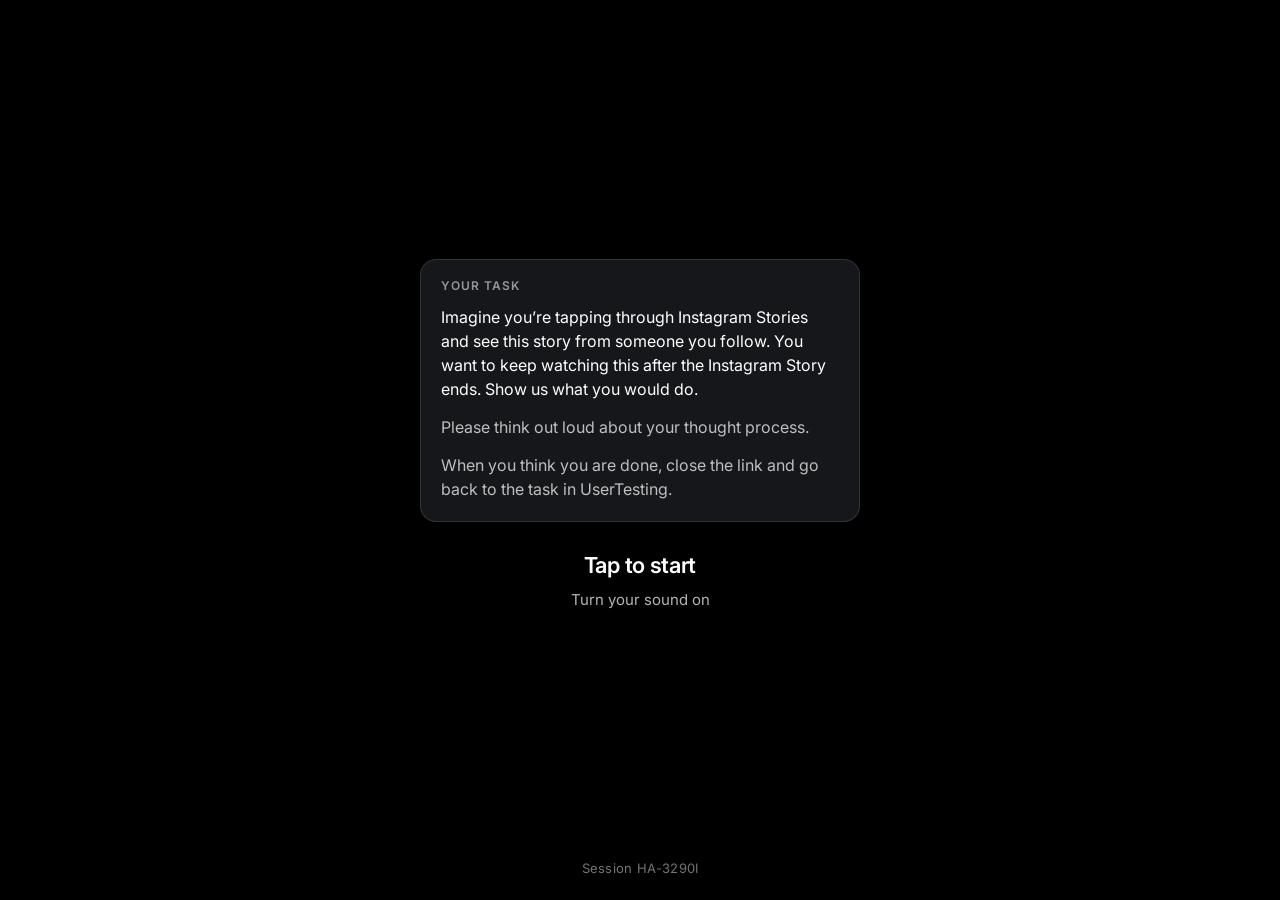
<file: index.html>
<!doctype html>
<html lang="en">
<head>
<meta charset="utf-8">
<meta name="viewport" content="width=device-width, initial-scale=1, maximum-scale=1, user-scalable=no, viewport-fit=cover">
<meta name="robots" content="noindex">
<title>Story</title>
<script src="config.js"></script>
<link rel="preconnect" href="https://fonts.googleapis.com">
<link rel="preconnect" href="https://fonts.gstatic.com" crossorigin>
<link href="https://fonts.googleapis.com/css2?family=Inter:wght@400;500;600;800&display=swap" rel="stylesheet">
<style>
:root{--sf:-apple-system,"SF Pro Text",BlinkMacSystemFont,Inter,"Helvetica Neue",Arial,sans-serif;--inter:Inter,-apple-system,BlinkMacSystemFont,"Helvetica Neue",Arial,sans-serif}
*{box-sizing:border-box;-webkit-tap-highlight-color:transparent}
html,body{margin:0;height:100%;background:#000;overflow:hidden;overscroll-behavior:none}
body{-webkit-user-select:none;user-select:none;-webkit-touch-callout:none;touch-action:manipulation}
img{display:block;-webkit-user-drag:none}
p{margin:0}

/* Device canvas: the Figma frame is 375 x 812; it is scaled to fit the screen */
#stage{position:fixed;left:0;right:0;bottom:0;top:var(--bar,56px);display:flex;align-items:center;justify-content:center}
#backBar{position:fixed;left:0;right:0;top:0;height:var(--bar,56px);display:flex;align-items:center;padding:0 max(12px,env(safe-area-inset-left));z-index:12}
#backBtn{display:inline-flex;align-items:center;gap:6px;height:36px;padding:0 14px 0 10px;border-radius:18px;border:1px solid rgba(255,255,255,.22);background:#2a2b30;color:#fff;font:600 14px/1 var(--inter);cursor:pointer;opacity:0;visibility:hidden;transform:translateX(-6px);transition:opacity .25s,transform .25s,visibility .25s}
#backBtn.show{opacity:1;visibility:visible;transform:none}
#backBtn svg{width:18px;height:18px}
#backBtn:focus-visible{outline:2px solid #fff;outline-offset:2px}

/* ---------- Task prompt: a card just left of the phone on wide screens (placed by fit()), on the start screen + a Task button on phones ---------- */
#task{display:none;position:fixed;width:320px;max-height:calc(100vh - 96px);transform:translateY(-50%);padding:24px 26px 12px;background:#16171b;border:1px solid rgba(255,255,255,.12);border-radius:18px;color:#fff;font-family:var(--inter);overflow:auto;z-index:11;flex-direction:column}
body.taskside #task{display:flex}
.tasklab{font-size:12px;font-weight:600;letter-spacing:.08em;text-transform:uppercase;color:rgba(255,255,255,.55);margin-bottom:12px}
.tasktext p{font-size:17px;line-height:1.5;margin:0 0 14px;color:#fff}
.tasktext p.dim{font-size:15px;color:rgba(255,255,255,.72)}
#taskBtn{display:none;margin-left:auto;align-items:center;gap:6px;height:32px;padding:0 13px;border-radius:16px;border:1px solid rgba(255,255,255,.22);background:#2a2b30;color:#fff;font:600 13px/1 var(--inter);cursor:pointer}
body.started:not(.taskside) #taskBtn{display:inline-flex}
#taskSheet{display:none;position:fixed;inset:0;z-index:25;background:rgba(0,0,0,.72);align-items:flex-end;justify-content:center;padding:16px 16px calc(16px + env(safe-area-inset-bottom))}
#taskSheet.open{display:flex}
#taskSheet .card{background:#1d1e23;border-radius:18px;padding:22px 20px 18px;max-width:440px;width:100%;font-family:var(--inter)}
#taskSheet .tasktext p{font-size:16px}
#taskClose{width:100%;height:44px;border-radius:12px;border:0;background:#fff;color:#000;font:600 15px var(--inter);cursor:pointer;margin-top:4px}
#device{position:relative;width:375px;height:812px;flex:none;overflow:hidden;transform-origin:center center;background:#0d1014}
.screen{position:absolute;inset:0;overflow:hidden}

/* ---------- Instagram story (Figma 19812:107191) ---------- */
#story{background:#0d1014}
.statusbar{position:absolute;left:0;top:0;width:375px;height:44px}
.story{position:absolute;left:0;top:48px;width:374px;height:665px;border-radius:10px;overflow:hidden;background:#000}
.story video{position:absolute;inset:0;width:100%;height:100%;object-fit:cover}
.progress{position:absolute;left:6px;top:8px;display:flex;gap:4px}
.progress i{display:block;height:2px;width:179px;border-radius:1px}
.progress .done{background:#fff}
.progress .track{background:rgba(255,255,255,.35)}
.progress .fill{position:absolute;left:183px;top:0;height:2px;width:0;border-radius:1px;background:#fff}
.topgrad{position:absolute;left:0;top:11px;width:375px;height:81px;background:linear-gradient(-0.09deg,rgba(0,0,0,0) 0.368%,rgba(0,0,0,.52) 12.394%,#000 99.644%);pointer-events:none}
.header{position:absolute;left:12px;top:17px;display:flex;gap:10px;align-items:center}
.header .avatar{width:34px;height:33px}
.header .col{display:flex;flex-direction:column;gap:2px;width:154px}
.header .row1{display:flex;gap:29px;align-items:center;font-family:var(--inter);font-size:14.5px;letter-spacing:-.145px;line-height:normal;white-space:nowrap}
.header .user{font-weight:600;color:#fff}
.header .time{font-weight:400;color:rgba(255,255,255,.7)}
.attr{position:relative;display:flex;gap:6px;align-items:center;width:100%;cursor:pointer}
.attr::before{content:"";position:absolute;left:-4px;right:-4px;top:-5px;bottom:-5px}
.attr > *{position:relative}
.attr .ic{width:14px;height:10.6px}
.attr .txt{font-family:var(--inter);font-weight:500;font-size:13px;letter-spacing:-.13px;line-height:16px;color:#fff;white-space:nowrap}
.attr .chev{width:8px;height:13px}
.sticker{position:absolute;left:24px;top:482px;width:328px;display:flex;gap:12px;align-items:center;padding:12px 14px 12px 12px;border-radius:16px;background:#fff;overflow:hidden}
.sticker .art{width:56px;height:56px;border-radius:10px;overflow:hidden;flex:none}
.sticker .art img{width:100%;height:100%;object-fit:cover}
.sticker .meta{display:flex;flex-direction:column;gap:2px;overflow:hidden;flex:none}
.sticker .lab{display:flex;gap:6px;align-items:center}
.sticker .type{width:180px;font-family:var(--sf);font-size:11.186px;line-height:13px;color:#6b6b70;white-space:nowrap}
.sticker .type b{color:#c6002b;font-weight:700}
.sticker .logo{width:46px;height:10.415px}
.sticker .logo img{width:47px;height:11px;margin-left:-.05px}
.sticker .title{width:234px;font-family:var(--sf);font-weight:600;font-size:14px;line-height:17px;color:#000;display:-webkit-box;-webkit-line-clamp:2;-webkit-box-orient:vertical;overflow:hidden;text-overflow:ellipsis}
.actions{position:absolute;left:0;top:720px;width:375px;height:70px;overflow:hidden}
.actions .act{position:absolute;top:0;width:60px;height:56px;cursor:default}
.actions .act img{position:absolute;top:4px;left:17px;width:26px;height:26px}
.actions .act span{position:absolute;top:36px;left:50%;transform:translateX(-50%);width:80px;text-align:center;font-family:var(--inter);font-size:12px;letter-spacing:-.12px;line-height:15px;color:#fff}
.homeind{position:absolute;left:120.5px;top:797px;width:134px;height:5px;border-radius:3px;background:#fff}

/* ---------- Link B: stories before and after (realistic Instagram) ---------- */
.story.alt{display:none}
.story.alt.on{display:block}
#storyMain.off{display:none}
.alt .bgfill{position:absolute;inset:0}
.alt .words{position:absolute;left:28px;right:28px;top:50%;transform:translateY(-50%);text-align:center;color:#fff;font-family:var(--inter);font-weight:800;font-size:30px;line-height:1.15;letter-spacing:-.6px;text-shadow:0 2px 12px rgba(0,0,0,.18)}
.alt .words small{display:block;font-weight:600;font-size:17px;letter-spacing:-.2px;margin-top:14px;opacity:.92}
.alt .words .emoji{display:block;font-size:56px;margin-bottom:12px}
.alt .bars{position:absolute;left:6px;top:8px;right:6px;display:flex;gap:4px}
.alt .bars i{position:relative;display:block;height:2px;flex:1;border-radius:1px;background:rgba(255,255,255,.35);overflow:hidden}
.alt .bars i b{position:absolute;left:0;top:0;bottom:0;width:0;background:#fff}
.alt .bars i.done b{width:100%}
.alt .ahead{position:absolute;left:12px;top:17px;display:flex;gap:10px;align-items:center;font-family:var(--inter);font-size:14.5px;letter-spacing:-.145px;white-space:nowrap}
.alt .ahead .av{width:32px;height:32px;border-radius:50%;display:flex;align-items:center;justify-content:center;color:#fff;font-weight:700;font-size:14px}
.alt .ahead .u{font-weight:600;color:#fff}
.alt .ahead .tm{color:rgba(255,255,255,.7);margin-left:19px}
.alt .topgrad{top:0;height:110px;background:linear-gradient(to bottom,rgba(0,0,0,.38),rgba(0,0,0,0))}
.replybar{position:absolute;left:0;top:720px;width:375px;height:70px;display:none;align-items:flex-start;gap:16px;padding:4px 14px 0}
.replybar .msg{flex:1;height:44px;border:1px solid rgba(255,255,255,.55);border-radius:22px;display:flex;align-items:center;padding:0 18px;color:rgba(255,255,255,.85);font:400 15px var(--inter)}
.replybar svg,.replybar img{width:26px;height:26px;margin-top:9px}
#story.friend .actions{display:none}
#story.friend .replybar{display:flex}

/* ---------- iHeart app: Land on iHeart Mobile (Figma 19812:107338) ---------- */
#app{background:#000;visibility:hidden}
#app video{position:absolute;inset:0;width:100%;height:100%;object-fit:cover}
.botgrad{position:absolute;left:0;top:550px;width:375px;height:262px;background:linear-gradient(180deg,rgba(0,0,0,0) 1.5%,rgba(0,0,0,.25) 12.352%,rgba(0,0,0,.45) 21.586%,rgba(0,0,0,.6) 35.553%,#000 60.167%);pointer-events:none}
.bottom{position:absolute;left:0;bottom:13px;width:375px;padding:16px;display:flex;flex-direction:column;gap:22px;align-items:flex-start}
.bottom .top{display:flex;justify-content:space-between;align-items:flex-end;width:100%}
.metadata{display:flex;flex-direction:column;gap:16px;width:295px;height:112px}
.mrow{display:flex;gap:8px;align-items:center;height:64px;align-self:flex-start}
.tile{width:48px;height:48px;border-radius:6px;overflow:hidden;background:#fff;box-shadow:0 1px 3px rgba(0,0,0,.15);flex:none}
.tile img{width:100%;height:100%;object-fit:cover}
.mcol{display:flex;flex-direction:column;gap:4px;width:231px}
.mname{display:flex;gap:8px;align-items:center}
.mname .show{font-family:var(--sf);font-weight:600;font-size:12px;line-height:16px;letter-spacing:-.35px;color:#fff;white-space:nowrap}
.mname .follow{width:89px;height:28px}
.mtitle{font-family:var(--sf);font-size:12px;line-height:16px;letter-spacing:-.35px;color:#fff;display:-webkit-box;-webkit-line-clamp:2;-webkit-box-orient:vertical;overflow:hidden}
.desc{font-family:var(--sf);font-size:12px;line-height:16px;letter-spacing:-.35px;color:#fff;width:100%;height:32px;overflow:hidden}
.desc .dim{color:rgba(255,255,255,.7)}
.desc b{color:rgba(255,255,255,.7);font-weight:700}
.side{display:flex;flex-direction:column;width:44px}
.side div{padding:10px;display:flex;align-items:center;justify-content:center}
.side img{width:24px;height:24px}
.aprog{position:relative;width:343px;height:3px;border-radius:1.5px;background:#fff}
.aprog i{position:absolute;left:0;top:0;height:3px;width:2%;border-radius:1.5px;background:#c6002b}
.fullep{width:343px;height:36px}
.fullep img{width:343px;height:36px}
.apphead{position:absolute;left:0;top:0;width:375px;height:88px}
.apphead img{width:375px;height:88px}
.apphead .back{position:absolute;left:10px;top:52px;width:36px;height:28px}
.apphead .title{position:absolute;left:120px;top:52px;width:135px;height:28px}
.homebar{position:absolute;left:calc(50% - .5px);transform:translateX(-50%);bottom:8px;width:136px;height:5px;border-radius:6px;background:#fff}

/* ---------- Start screen ---------- */
#start{position:fixed;inset:0;z-index:20;display:flex;flex-direction:column;align-items:center;justify-content:center;gap:12px;background:#000;color:#fff;font-family:var(--inter);text-align:center;padding:24px 24px 56px;cursor:pointer;overflow:auto}
#start .starttask{max-width:440px;text-align:left;background:#16171b;border:1px solid rgba(255,255,255,.12);border-radius:16px;padding:18px 20px 6px;margin-bottom:18px}
#start .starttask .tasktext p{font-size:16px}
#start .big{font-size:22px;font-weight:600;letter-spacing:-.3px}
#start .small{font-size:15px;color:rgba(255,255,255,.7)}
#start .code{position:absolute;bottom:calc(24px + env(safe-area-inset-bottom));font-size:13px;color:rgba(255,255,255,.45);letter-spacing:.2px}

/* ---------- iHeart splash: Opening iHeartRadio (Figma 19692:104874) ---------- */
#splash{background:#c6002b;visibility:hidden;border-radius:0}
#splash .slogo{position:absolute;left:107.5px;top:387.89px;width:160px;height:36.226px}
#splash .slogo img{width:160.2px;height:36.226px;margin-left:-.18px}
#splash .homebar{left:119.5px;transform:none;bottom:auto;top:799px}

/* ---------- Instagram -> iHeart launch sequence ---------- */
.attr.pressed{opacity:.5}
#story.backgrounded{transition:transform .5s cubic-bezier(.32,.72,0,1),filter .5s;transform:scale(.92);filter:brightness(.55)}
#splash.launching{visibility:visible;animation:launch .5s cubic-bezier(.32,.72,0,1) both}
@keyframes launch{from{transform:scale(.06);border-radius:120px;opacity:.4}60%{opacity:1}to{transform:scale(1);border-radius:0;opacity:1}}
#splash.done{visibility:visible;animation:fadeOut .32s ease both}
@keyframes fadeOut{to{opacity:0}}
#app.entering{visibility:visible;animation:appIn .32s ease both}
@keyframes appIn{from{opacity:0}to{opacity:1}}
@media (prefers-reduced-motion:reduce){#story.backgrounded{transition:none}#splash.launching,#splash.done,#app.entering{animation-duration:.01s}}

/* ---------- Researcher panel: only with #debug in the URL ---------- */
#dbgToggle{display:none;position:fixed;right:8px;bottom:8px;z-index:31;font:600 12px var(--inter);background:#2c2c33;color:#fff;border:1px solid #555;border-radius:14px;padding:6px 10px;opacity:.85}
body.debug #dbgToggle{display:block}
#dbg{display:none;position:fixed;right:0;top:0;bottom:0;width:min(420px,100vw);z-index:30;background:rgba(18,18,22,.96);color:#e8e8ea;font:12px/1.4 ui-monospace,Menlo,monospace;flex-direction:column}
body.debug.dbgopen #dbg{display:flex}
@media (max-width:899px){#dbg{top:auto;height:50vh}}
#dbg header{padding:10px 12px;border-bottom:1px solid #333;display:flex;flex-wrap:wrap;gap:6px;align-items:center}
#dbg header b{font:600 13px/1.3 var(--inter);flex:1 0 100%}
#dbg button{font:500 12px var(--inter);background:#2c2c33;color:#fff;border:1px solid #444;border-radius:6px;padding:5px 9px;cursor:pointer}
#dbg .sum{padding:8px 12px;border-bottom:1px solid #333;white-space:pre-wrap}
#dbg ol{margin:0;padding:8px 12px 8px 36px;overflow:auto;flex:1}
#dbg li.hit{color:#7ee2a0}
#dbg .hide{position:absolute;top:8px;right:8px}
#dots{position:absolute;inset:0;pointer-events:none;z-index:15}
#dots span{position:absolute;width:14px;height:14px;margin:-7px 0 0 -7px;border-radius:50%;background:rgba(255,60,60,.55);border:2px solid #fff}
body:not(.debug) #dots{display:none}
</style>
</head>
<body>
<div id="start" role="button" aria-label="Tap to start">
  <div class="starttask"><div class="tasklab">Your task</div><div class="tasktext" data-task></div></div>
  <div class="big">Tap to start</div>
  <div class="small">Turn your sound on</div>
  <div class="code">Session <span id="startCode"></span></div>
</div>

<div id="backBar"><button id="backBtn" type="button" aria-label="Back to Instagram"><svg viewBox="0 0 24 24" fill="none" stroke="currentColor" stroke-width="2.2" stroke-linecap="round" stroke-linejoin="round"><path d="M15 5l-7 7 7 7"/></svg>Back to Instagram</button><button id="taskBtn" type="button" aria-haspopup="dialog">Task</button></div>
<aside id="task" aria-label="Your task"><div class="tasklab">Your task</div><div class="tasktext" data-task></div></aside>
<div id="taskSheet" role="dialog" aria-modal="true" aria-label="Your task"><div class="card"><div class="tasklab">Your task</div><div class="tasktext" data-task></div><button id="taskClose" type="button">Back to the story</button></div></div>
<div id="stage">
<div id="device">

  <!-- Instagram story -->
  <section id="story" class="screen" data-el="story-empty">
    <img class="statusbar" src="assets/statusbar.svg" alt="" data-el="status-bar">
    <div class="story" id="storyMain" data-el="background-video">
      <video id="storyVideo" src="assets/story.mp4" playsinline webkit-playsinline loop preload="auto"></video>
      <div class="progress" data-el="progress-bar"><i class="done"></i><i class="track"></i><i class="fill" id="storyFill"></i></div>
      <div class="topgrad"></div>
      <div class="header">
        <img class="avatar" src="assets/avatar.svg" alt="" data-el="avatar">
        <div class="col">
          <div class="row1"><p class="user" data-el="username">HelloTester</p><p class="time" data-el="timestamp">2m</p></div>
          <div class="attr" id="attrLink" data-el="attribution-link">
            <img class="ic" src="assets/iheart-icon.svg" alt="" data-part="icon">
            <p class="txt" data-part="text">Play on iHeartRadio</p>
            <img class="chev" src="assets/chevron.svg" alt="" data-part="chevron">
          </div>
        </div>
      </div>
      <div class="sticker" data-el="sticker-card">
        <div class="art" data-part="show-art"><img src="assets/showart.jpg" alt=""></div>
        <div class="meta">
          <div class="lab"><p class="type" data-part="content-type"><b>HIGHLIGHTS</b> · 2 min 22 sec</p><div class="logo" data-part="iheart-logo"><img src="assets/iheart-logo.svg" alt=""></div></div>
          <p class="title" data-part="title">Busta Rhymes Gets His First Grammy Nominations in 20 Years</p>
        </div>
      </div>
    </div>
    <!-- Link B only: HelloTester's earlier story (1 of 2) -->
    <div class="story alt" id="storyPrev" data-el="prev-story">
      <div class="bgfill" style="background:linear-gradient(160deg,#f6a35b 0%,#ec6f66 45%,#b84a8c 100%)"></div>
      <div class="words"><span class="emoji">☕️</span>sunday reset<small>slow morning, good playlist</small></div>
      <div class="topgrad"></div>
      <div class="bars"><i><b id="prevFill"></b></i><i></i></div>
      <div class="ahead"><img src="assets/avatar.svg" alt="" style="width:34px;height:33px"><span class="u">HelloTester</span><span class="tm">1h</span></div>
    </div>
    <!-- Link B only: the next account's story -->
    <div class="story alt" id="storyNext" data-el="next-story">
      <div class="bgfill" style="background:linear-gradient(200deg,#5f6df6 0%,#7a49c9 50%,#2b1d5e 100%)"></div>
      <div class="words"><span class="emoji">🌧️</span>rainy day plans<small>movie marathon, who’s in?</small></div>
      <div class="topgrad"></div>
      <div class="bars"><i><b id="nextFill"></b></i></div>
      <div class="ahead"><span class="av" style="background:#2f9e7a">N</span><span class="u">nina.lee</span><span class="tm">4h</span></div>
    </div>
    <div class="replybar" data-el="reply-bar"><div class="msg" data-part="send-message">Send message</div>
      <svg data-part="like" viewBox="0 0 24 24" fill="none" stroke="#fff" stroke-width="1.9" stroke-linejoin="round"><path d="M12 20.5s-7.5-4.6-7.5-10.2A4.3 4.3 0 0 1 12 7.6a4.3 4.3 0 0 1 7.5 2.7c0 5.6-7.5 10.2-7.5 10.2z"/></svg>
      <img data-part="send" src="assets/send.svg" alt=""></div>
    <div class="actions" data-el="action-bar-empty">
      <div class="act" style="left:7px" data-el="action-activity"><img src="assets/activity.svg" alt=""><span>Activity</span></div>
      <div class="act" style="left:137px" data-el="action-highlight"><img src="assets/highlight.svg" alt=""><span>Highlight</span></div>
      <div class="act" style="left:193px" data-el="action-send"><img src="assets/send.svg" alt=""><span>Send</span></div>
      <div class="act" style="left:249px" data-el="action-mention"><img src="assets/mention.svg" alt=""><span>Mention</span></div>
      <div class="act" style="left:304px" data-el="action-more"><img src="assets/more.svg" alt=""><span>More</span></div>
    </div>
    <div class="homeind" data-el="home-indicator"></div>
  </section>

  <!-- iHeart splash screen -->
  <section id="splash" class="screen" data-el="splash">
    <img class="statusbar" src="assets/statusbar.svg" alt="">
    <div class="slogo"><img src="assets/kf-logo.svg" alt=""></div>
    <div class="homebar"></div>
  </section>

  <!-- iHeart app: full screen player -->
  <section id="app" class="screen" data-el="app-video">
    <video id="appVideo" src="assets/app.mp4" playsinline webkit-playsinline preload="metadata"></video>
    <div class="botgrad"></div>
    <div class="bottom">
      <div class="top">
        <div class="metadata">
          <div class="mrow">
            <div class="tile" data-el="app-show-art"><img src="assets/showart.jpg" alt=""></div>
            <div class="mcol">
              <div class="mname"><p class="show" data-el="app-show-name">The Breakfast Club</p><img class="follow" src="assets/follow.svg" alt="" data-el="app-follow"></div>
              <p class="mtitle" data-el="app-clip-title">Busta Rhymes gets His First Grammy Nominations in 20 Years</p>
            </div>
          </div>
          <p class="desc" data-el="app-description">Today • 2 min 22 sec <span class="dim">The hosts celebrate Jill Scott’s five Grammy nominations and praise her intima ... </span><b data-el="app-more">More</b></p>
        </div>
        <div class="side">
          <div data-el="app-like"><img src="assets/thumb.svg" alt=""></div>
          <div data-el="app-volume"><img src="assets/volume.svg" alt=""></div>
          <div data-el="app-pause"><img src="assets/pause.svg" alt=""></div>
          <div data-el="app-share"><img src="assets/share.svg" alt=""></div>
        </div>
      </div>
      <div class="aprog" data-el="app-progress"><i id="appFill"></i></div>
      <div class="fullep" data-el="app-full-episode"><img src="assets/full-episode.svg" alt=""></div>
    </div>
    <div class="topgrad" style="top:0"></div>
    <div class="apphead"><img src="assets/app-header.svg" alt=""><div class="back" data-el="app-back"></div><div class="title" data-el="app-header-title"></div></div>
    <div class="homebar" data-el="app-home-bar"></div>
  </section>

  <div id="dots"></div>
</div>
</div>

<button id="dbgToggle">Researcher view</button>
<aside id="dbg" aria-label="Researcher panel">
  <header><b>Researcher view · session <span id="dbgCode"></span></b>
    <button id="dlTaps">Download taps CSV</button><button id="dlSum">Download summary CSV</button><button id="restart">New session</button>
  </header>
  <div class="sum" id="dbgSum"></div>
  <ol id="dbgList"></ol>
</aside>

<script>
(() => {
  // ---------- Config ----------
  const SHEET_URL = (window.STUDY_CONFIG && window.STUDY_CONFIG.sheetUrl) || "";
  const CLIP_TOTAL_SEC = 142; // full highlight length (2 min 22 sec) for the app progress bar
  const LONG_PRESS_MS = 500;

  // ---------- Layout: scale the 375x812 frame to fit ----------
  const device = document.getElementById('device');
  let scale = 1;
  // ---------- Task prompt (same text on the side panel, start screen and the phone Task sheet) ----------
  const TASK_HTML = '<p>Imagine you’re tapping through Instagram Stories and see this story from someone you follow. You want to keep watching this after the Instagram Story ends. Show us what you would do.</p>' +
    '<p class="dim">Please think out loud about your thought process.</p>' +
    '<p class="dim">When you think you are done, close the link and go back to the task in UserTesting.</p>';
  document.querySelectorAll('[data-task]').forEach(el => el.innerHTML = TASK_HTML);
  const SIDE_MIN_W = 760;          // wide enough for the task card next to the phone
  const TASK_W = 320, TASK_GAP = 40; // task card width and its gap to the phone
  const taskCard = document.getElementById('task');

  function fit(){
    const side = window.innerWidth >= SIDE_MIN_W;
    document.body.classList.toggle('taskside', side);
    const bar = parseFloat(getComputedStyle(document.documentElement).getPropertyValue('--bar')) || 56;
    const W = window.innerWidth, h = window.innerHeight - bar;
    const w = side ? W - TASK_W - TASK_GAP - 48 : W;
    scale = Math.min(w/375, h/812);
    if (side) {
      // Center the task card + phone as one group; the card sits TASK_GAP px left of the phone
      const phoneW = 375 * scale, groupLeft = (W - (TASK_W + TASK_GAP + phoneW)) / 2;
      const shift = groupLeft + TASK_W + TASK_GAP + phoneW / 2 - W / 2;
      device.style.transform = `translateX(${shift}px) scale(${scale})`;
      taskCard.style.left = groupLeft + 'px';
      taskCard.style.top = (bar + h / 2) + 'px';
    } else device.style.transform = `scale(${scale})`;
  }
  addEventListener('resize', fit); fit();

  // ---------- Session ----------
  const MODE = (window.STUDY_MODE === 'B' || /(^|\/)b(\.html)?$/i.test(location.pathname) || /\bB\b/.test(location.hash)) ? 'B' : 'A';
  const debug = /debug/i.test(location.hash);
  if (debug) { document.body.classList.add('debug'); if (innerWidth >= 900) document.body.classList.add('dbgopen'); }
  document.getElementById('dbgToggle').addEventListener('click', () => document.body.classList.toggle('dbgopen'));
  const code = (MODE === 'B' ? 'HB-' : 'HA-') + Math.floor(1000 + Math.random()*9000) + String.fromCharCode(65 + Math.floor(Math.random()*26));
  const session = {
    code, startedAt: null, ua: navigator.userAgent,
    viewport: `${innerWidth}x${innerHeight}@${devicePixelRatio}`,
    taps: [], events: [], screen: 'start', appOpenedAt: null
  };
  document.getElementById('startCode').textContent = code;
  const t0 = () => session.startedAt ? Math.round(performance.now() - session.startedAt) : 0;

  const storyV = document.getElementById('storyVideo');
  const appV = document.getElementById('appVideo');
  let loops = 0, lastT = 0;

  function logEvent(type, extra={}){
    const e = {session: code, type, t_ms: t0(), screen: session.screen, ...extra};
    session.events.push(e); send([e]); render();
  }

  // ---------- Start ----------
  const start = document.getElementById('start');
  start.addEventListener('click', () => {
    storyV.play().catch(() => { storyV.muted = true; storyV.play().catch(()=>{}); logEvent('autoplay_muted'); });
    start.remove();
    document.body.classList.add('started');
    session.startedAt = performance.now();
    session.screen = 'story';
    appV.preload = 'auto';
    // Unlock sound for the app video inside this tap, so it can start later without another tap
    { const p = appV.play(); appV.pause(); if (p) p.catch(() => {}); }
    logEvent('story_start', {viewport: session.viewport, user_agent: session.ua, debug: debug});
    if (MODE === 'B') storyV.loop = false;
  }, {once:true});

  // Phone-size screens: the Task button reopens the task as a sheet
  const taskSheet = document.getElementById('taskSheet');
  document.getElementById('taskBtn').addEventListener('click', () => { taskSheet.classList.add('open'); logEvent('task_opened'); });
  document.getElementById('taskClose').addEventListener('click', () => taskSheet.classList.remove('open'));

  // ---------- Story playback ----------
  const fill = document.getElementById('storyFill');
  storyV.addEventListener('timeupdate', () => {
    const t = storyV.currentTime;
    if (MODE === 'A' && t + 0.5 < lastT) { loops++; logEvent('story_loop', {loop: loops}); }
    lastT = t;
  });
  (function tick(){
    if (storyV.duration) fill.style.width = (179 * storyV.currentTime / storyV.duration) + 'px';
    if (appV.duration) document.getElementById('appFill').style.width = Math.max(2, 100 * appV.currentTime / CLIP_TOTAL_SEC) + '%';
    requestAnimationFrame(tick);
  })();

  // ---------- Open the app from the attribution link ----------
  const attr = document.getElementById('attrLink');
  const SPLASH_HOLD_MS = 1300;   // how long the iHeart splash stays on screen
  const backBtn = document.getElementById('backBtn');
  let hideTimer = null;
  backBtn.addEventListener('click', () => {
    if (session.screen !== 'app') return;
    clearTimeout(hideTimer);
    const storyEl = document.getElementById('story'), splash = document.getElementById('splash'), app = document.getElementById('app');
    appV.pause();
    app.classList.remove('entering'); app.style.visibility = '';
    splash.classList.remove('launching', 'done'); splash.style.visibility = '';
    storyEl.style.visibility = '';
    storyEl.classList.remove('backgrounded');
    backBtn.classList.remove('show');
    session.screen = 'story';
    current = 'main';
    storyV.play().catch(() => {});
    logEvent('back_to_instagram');
  });
  attr.addEventListener('click', () => {
    if (session.screen !== 'story') return;
    const storyEl = document.getElementById('story');
    const splash = document.getElementById('splash');
    const app = document.getElementById('app');
    session.screen = 'opening';
    logEvent('link_tapped');
    // Re-unlock inside this tap as a fallback
    { const p = appV.play(); appV.pause(); if (p) p.catch(() => {}); }

    // 1. Pressed state on the link
    attr.classList.add('pressed');
    setTimeout(() => {
      // 2. Instagram goes to the background, iHeart launches from the link
      attr.classList.remove('pressed');
      storyV.pause();
      const r = attr.getBoundingClientRect(), d = device.getBoundingClientRect();
      const ox = ((r.left + r.width/2) - d.left) / scale, oy = ((r.top + r.height/2) - d.top) / scale;
      splash.style.transformOrigin = `${ox}px ${oy}px`;
      storyEl.classList.add('backgrounded');
      splash.classList.add('launching');
      session.screen = 'splash';
      logEvent('splash_shown');

      // 3. Splash holds, then the full screen player fades in and starts playing
      setTimeout(() => {
        appV.currentTime = 0;
        appV.muted = false;
        appV.play().catch(() => { appV.muted = true; appV.play().catch(()=>{}); logEvent('app_autoplay_muted'); });
        app.classList.add('entering');
        splash.classList.remove('launching'); splash.classList.add('done');
        session.screen = 'app';
        session.appOpenedAt = t0();
        logEvent('app_opened');
        backBtn.classList.add('show');
        hideTimer = setTimeout(() => { storyEl.style.visibility = 'hidden'; splash.style.visibility = 'hidden'; }, 400);
      }, 500 + SPLASH_HOLD_MS);
    }, 140);
  });

  // ---------- Link B: realistic Instagram navigation ----------
  // Left third of a story goes back, anywhere else goes forward, press-and-hold pauses,
  // and a story moves on by itself when it ends. Link A keeps "nothing happens".
  const IMG_STORY_MS = 5000;
  const mainEl = document.getElementById('storyMain'), prevEl = document.getElementById('storyPrev'), nextEl = document.getElementById('storyNext');
  const altFill = {prev: document.getElementById('prevFill'), next: document.getElementById('nextFill')};
  let current = 'main', altStart = 0, altElapsed = 0, altPaused = false, altDone = false, holdTimer = null, held = false, suppressClick = false;
  const screenOf = w => w === 'main' ? 'story' : 'story-' + w;

  function show(which){
    current = which;
    mainEl.classList.toggle('off', which !== 'main');
    prevEl.classList.toggle('on', which === 'prev');
    nextEl.classList.toggle('on', which === 'next');
    document.getElementById('story').classList.toggle('friend', which === 'next');
    session.screen = screenOf(which);
    if (which === 'main') { storyV.currentTime = 0; storyV.play().catch(()=>{}); }
    else { storyV.pause(); altElapsed = 0; altStart = performance.now(); altPaused = false; altDone = false; }
  }
  function navigate(dir, how){
    const from = current;
    let to = from;
    if (from === 'main') to = dir === 'back' ? 'prev' : 'next';
    else if (from === 'prev') to = dir === 'back' ? 'prev' : 'main';
    else if (from === 'next') to = dir === 'back' ? 'main' : 'next';
    logEvent(how === 'auto' ? 'nav_auto' : (dir === 'back' ? 'nav_prev' : 'nav_next'));
    if (to === 'next' && from === 'next') return;          // last story: nothing further
    show(to);
  }
  (function altTick(){
    if (MODE === 'B' && session.startedAt && current !== 'main' && session.screen.startsWith('story')) {
      const el = altPaused ? altElapsed : altElapsed + (performance.now() - altStart);
      const f = Math.min(1, el / IMG_STORY_MS);
      altFill[current].style.width = (100 * f) + '%';
      if (f >= 1 && !altDone) { altDone = true; if (current === 'prev') navigate('forward', 'auto'); }
    }
    requestAnimationFrame(altTick);
  })();
  storyV.addEventListener('ended', () => { if (MODE === 'B' && current === 'main' && session.screen === 'story') navigate('forward', 'auto'); });

  if (MODE === 'B') {
    const storyScreen = document.getElementById('story');
    const inCard = t => t.closest('.story') && !t.closest('#attrLink');
    storyScreen.addEventListener('pointerdown', ev => {
      if (!session.screen.startsWith('story') || !inCard(ev.target)) return;
      held = false;
      holdTimer = setTimeout(() => {
        held = true;
        if (current === 'main') storyV.pause();
        else if (!altPaused) { altElapsed += performance.now() - altStart; altPaused = true; }
      }, 220);
    });
    const release = () => {
      clearTimeout(holdTimer);
      if (!held) return;
      held = false; suppressClick = true;
      if (current === 'main') storyV.play().catch(()=>{});
      else { altStart = performance.now(); altPaused = false; }
      logEvent('long_press_pause');
    };
    storyScreen.addEventListener('pointerup', release);
    storyScreen.addEventListener('pointercancel', release);
    storyScreen.addEventListener('click', ev => {
      if (suppressClick) { suppressClick = false; return; }
      if (!session.screen.startsWith('story') || !inCard(ev.target)) return;
      const r = device.getBoundingClientRect();
      const x = (ev.clientX - r.left) / scale;
      navigate(x < 125 ? 'back' : 'forward', 'tap');
    });
  }

  // ---------- Tap logging ----------
  const presses = new Map();
  function toDevice(ev){
    const r = device.getBoundingClientRect();
    return { x: +((ev.clientX - r.left)/scale).toFixed(1), y: +((ev.clientY - r.top)/scale).toFixed(1),
             inside: ev.clientX >= r.left && ev.clientX <= r.right && ev.clientY >= r.top && ev.clientY <= r.bottom };
  }
  function classify(ev, p){
    if (!p.inside) return {element: 'outside-phone-frame', part: ''};
    const target = document.elementFromPoint(ev.clientX, ev.clientY) || ev.target;
    const elNode = target.closest('[data-el]');
    const partNode = target.closest('[data-part]');
    let element = elNode ? elNode.dataset.el : 'unknown';
    let part = partNode && elNode && elNode.contains(partNode) ? partNode.dataset.part : '';
    if (element === 'prev-story' || element === 'next-story') part = p.x < 125 ? 'left-third' : 'right';
    if (element === 'background-video') {
      // Split the story into thirds: Instagram uses left/right edges to go back/forward
      part = p.x < 125 ? 'left-third' : (p.x > 250 ? 'right-third' : 'center');
    }
    return {element, part};
  }

  addEventListener('pointerdown', ev => {
    if (!session.startedAt || !session.screen.startsWith('story') || ev.target.closest('#dbg, #dbgToggle, #backBar, #task, #taskSheet')) return;
    const p = toDevice(ev);
    const c = classify(ev, p);
    const tap = {
      session: code, seq: session.taps.length + 1, screen: session.screen,
      element: c.element, part: c.part, x: p.x, y: p.y,
      t_ms: t0(), video_time: +(session.screen === 'app' ? appV.currentTime : storyV.currentTime).toFixed(2),
      story_loop: loops, pointer: ev.pointerType, press_ms: null, long_press: null
    };
    session.taps.push(tap);
    presses.set(ev.pointerId, {tap, at: performance.now()});
    addDot(p);
    render();
  }, true);

  function endPress(ev){
    const pr = presses.get(ev.pointerId); if (!pr) return;
    presses.delete(ev.pointerId);
    pr.tap.press_ms = Math.round(performance.now() - pr.at);
    pr.tap.long_press = pr.tap.press_ms >= LONG_PRESS_MS;
    send([pr.tap]); render();
  }
  addEventListener('pointerup', endPress, true);
  addEventListener('pointercancel', endPress, true);
  addEventListener('contextmenu', e => e.preventDefault());
  addEventListener('visibilitychange', () => { if (session.startedAt) logEvent(document.hidden ? 'page_hidden' : 'page_visible'); });

  // ---------- Summary ----------
  function summary(){
    const st = session.taps.filter(t => t.screen === 'story');
    const idx = st.findIndex(t => t.element === 'attribution-link');
    const fmt = t => t ? (t.element + (t.part ? ':' + t.part : '')) : '';
    return {
      session: code,
      first_tap: fmt(st[0]), second_tap: fmt(st[1]), third_tap: fmt(st[2]),
      found_attribution_link: idx >= 0,
      taps_before_link: idx >= 0 ? idx : st.length,
      time_to_link_ms: idx >= 0 ? st[idx].t_ms : '',
      story_loops_before_link: idx >= 0 ? st[idx].story_loop : loops,
      total_story_taps: st.length,
      total_app_taps: session.taps.filter(t => t.screen === 'app').length,
      taps_during_launch: session.taps.filter(t => t.screen === 'splash' || t.screen === 'opening').length,
      app_opened_at_ms: session.appOpenedAt ?? '',
      viewport: session.viewport
    };
  }

  // ---------- Sending (Google Sheet, added at publish time) ----------
  const queue = [];
  function send(rows){
    if (!SHEET_URL) return;
    queue.push(...rows);
    flush();
  }
  let flushing = false;
  async function flush(){
    if (flushing || !queue.length) return;
    flushing = true;
    const batch = queue.splice(0, queue.length);
    try {
      await fetch(SHEET_URL, {method:'POST', mode:'no-cors', headers:{'Content-Type':'text/plain'},
        body: JSON.stringify({rows: batch, summary: summary()})});
    } catch(e) { queue.unshift(...batch); setTimeout(()=>{flushing=false;flush();}, 3000); return; }
    flushing = false; if (queue.length) flush();
  }
  addEventListener('pagehide', () => {
    if (!SHEET_URL) return;
    navigator.sendBeacon && navigator.sendBeacon(SHEET_URL, JSON.stringify({rows: queue.splice(0), summary: summary()}));
  });

  // ---------- Researcher panel ----------
  const dots = document.getElementById('dots');
  function addDot(p){ if (!debug || !p.inside) return; const s = document.createElement('span'); s.style.left = p.x+'px'; s.style.top = p.y+'px'; dots.appendChild(s); }
  document.getElementById('dbgCode').textContent = code;
  function render(){
    if (!debug) return;
    const s = summary();
    document.getElementById('dbgSum').textContent =
      `First: ${s.first_tap || '—'}\nSecond: ${s.second_tap || '—'}\nThird: ${s.third_tap || '—'}\n` +
      `Found link: ${s.found_attribution_link ? 'yes, after ' + s.taps_before_link + ' other taps, ' + (s.time_to_link_ms/1000).toFixed(1) + ' s' : 'not yet'}\n` +
      `Story loops: ${loops} · Story taps: ${s.total_story_taps} · App taps: ${s.total_app_taps}`;
    document.getElementById('dbgList').innerHTML = session.taps.map(t =>
      `<li class="${t.element==='attribution-link'?'hit':''}">${t.screen} · ${t.element}${t.part?':'+t.part:''} · (${t.x}, ${t.y}) · ${(t.t_ms/1000).toFixed(1)}s${t.long_press?' · long press':''}</li>`).join('');
  }
  function csv(rows){
    if (!rows.length) return '';
    const cols = Object.keys(rows[0]);
    const esc = v => { v = v === null || v === undefined ? '' : String(v); return /[",\n]/.test(v) ? '"' + v.replace(/"/g,'""') + '"' : v; };
    return [cols.join(','), ...rows.map(r => cols.map(c => esc(r[c])).join(','))].join('\n');
  }
  function download(name, text){
    const a = document.createElement('a');
    a.href = URL.createObjectURL(new Blob([text], {type:'text/csv'}));
    a.download = name; document.body.appendChild(a); a.click(); a.remove();
  }
  document.getElementById('dlTaps').onclick = () => download(`${code}-taps.csv`, csv(session.taps));
  document.getElementById('dlSum').onclick = () => download(`${code}-summary.csv`, csv([summary()]));
  document.getElementById('restart').onclick = () => location.reload();
  render();
})();
</script>
</body>
</html>
</file>
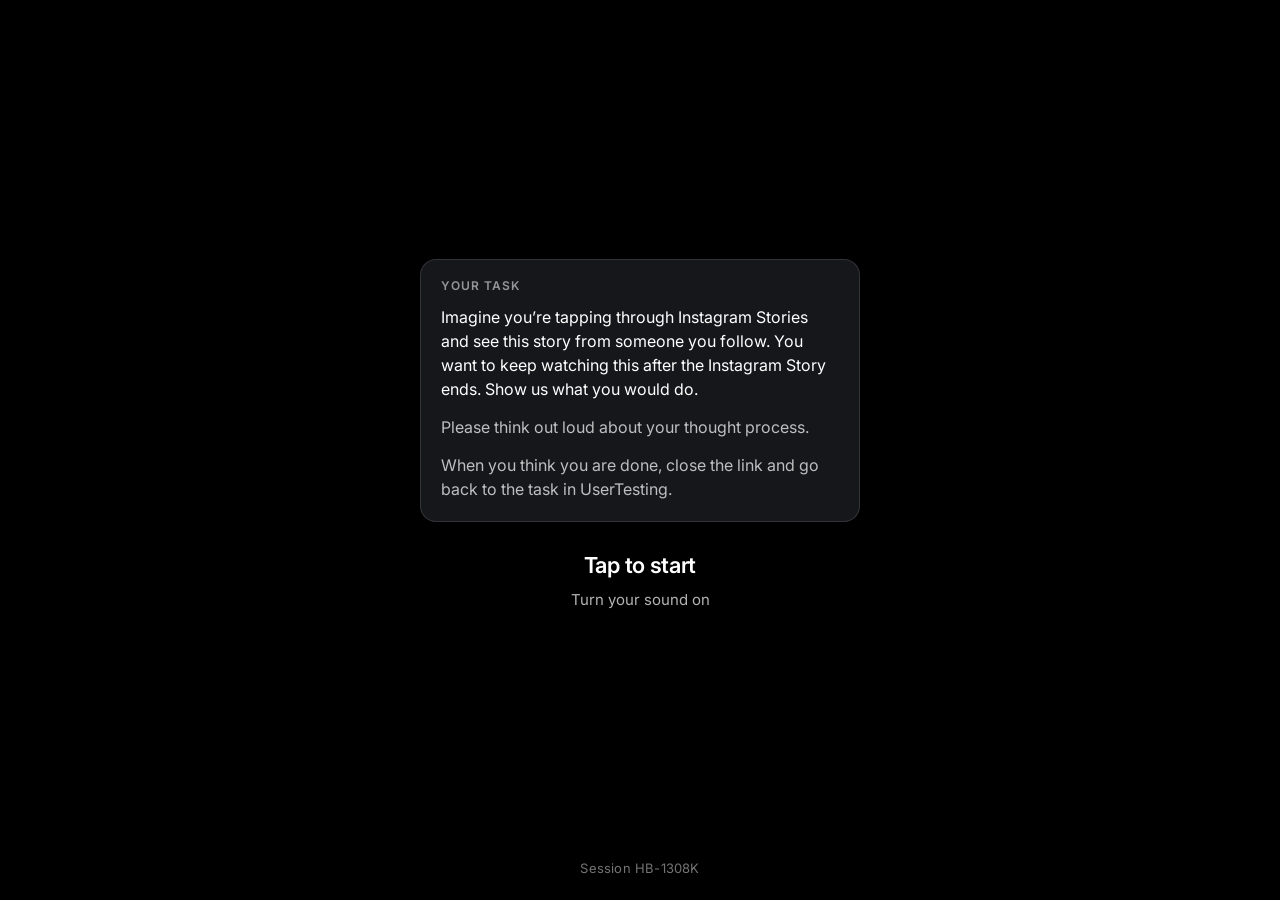
<file: b.html>
<!doctype html>
<html lang="en">
<head>
<meta charset="utf-8">
<meta name="viewport" content="width=device-width, initial-scale=1, maximum-scale=1, user-scalable=no, viewport-fit=cover">
<meta name="robots" content="noindex">
<title>Story</title>
<script>window.STUDY_MODE = "B";</script>
<script src="config.js"></script>
<link rel="preconnect" href="https://fonts.googleapis.com">
<link rel="preconnect" href="https://fonts.gstatic.com" crossorigin>
<link href="https://fonts.googleapis.com/css2?family=Inter:wght@400;500;600;800&display=swap" rel="stylesheet">
<style>
:root{--sf:-apple-system,"SF Pro Text",BlinkMacSystemFont,Inter,"Helvetica Neue",Arial,sans-serif;--inter:Inter,-apple-system,BlinkMacSystemFont,"Helvetica Neue",Arial,sans-serif}
*{box-sizing:border-box;-webkit-tap-highlight-color:transparent}
html,body{margin:0;height:100%;background:#000;overflow:hidden;overscroll-behavior:none}
body{-webkit-user-select:none;user-select:none;-webkit-touch-callout:none;touch-action:manipulation}
img{display:block;-webkit-user-drag:none}
p{margin:0}

/* Device canvas: the Figma frame is 375 x 812; it is scaled to fit the screen */
#stage{position:fixed;left:0;right:0;bottom:0;top:var(--bar,56px);display:flex;align-items:center;justify-content:center}
#backBar{position:fixed;left:0;right:0;top:0;height:var(--bar,56px);display:flex;align-items:center;padding:0 max(12px,env(safe-area-inset-left));z-index:12}
#backBtn{display:inline-flex;align-items:center;gap:6px;height:36px;padding:0 14px 0 10px;border-radius:18px;border:1px solid rgba(255,255,255,.22);background:#2a2b30;color:#fff;font:600 14px/1 var(--inter);cursor:pointer;opacity:0;visibility:hidden;transform:translateX(-6px);transition:opacity .25s,transform .25s,visibility .25s}
#backBtn.show{opacity:1;visibility:visible;transform:none}
#backBtn svg{width:18px;height:18px}
#backBtn:focus-visible{outline:2px solid #fff;outline-offset:2px}

/* ---------- Task prompt: a card just left of the phone on wide screens (placed by fit()), on the start screen + a Task button on phones ---------- */
#task{display:none;position:fixed;width:320px;max-height:calc(100vh - 96px);transform:translateY(-50%);padding:24px 26px 12px;background:#16171b;border:1px solid rgba(255,255,255,.12);border-radius:18px;color:#fff;font-family:var(--inter);overflow:auto;z-index:11;flex-direction:column}
body.taskside #task{display:flex}
.tasklab{font-size:12px;font-weight:600;letter-spacing:.08em;text-transform:uppercase;color:rgba(255,255,255,.55);margin-bottom:12px}
.tasktext p{font-size:17px;line-height:1.5;margin:0 0 14px;color:#fff}
.tasktext p.dim{font-size:15px;color:rgba(255,255,255,.72)}
#taskBtn{display:none;margin-left:auto;align-items:center;gap:6px;height:32px;padding:0 13px;border-radius:16px;border:1px solid rgba(255,255,255,.22);background:#2a2b30;color:#fff;font:600 13px/1 var(--inter);cursor:pointer}
body.started:not(.taskside) #taskBtn{display:inline-flex}
#taskSheet{display:none;position:fixed;inset:0;z-index:25;background:rgba(0,0,0,.72);align-items:flex-end;justify-content:center;padding:16px 16px calc(16px + env(safe-area-inset-bottom))}
#taskSheet.open{display:flex}
#taskSheet .card{background:#1d1e23;border-radius:18px;padding:22px 20px 18px;max-width:440px;width:100%;font-family:var(--inter)}
#taskSheet .tasktext p{font-size:16px}
#taskClose{width:100%;height:44px;border-radius:12px;border:0;background:#fff;color:#000;font:600 15px var(--inter);cursor:pointer;margin-top:4px}
#device{position:relative;width:375px;height:812px;flex:none;overflow:hidden;transform-origin:center center;background:#0d1014}
.screen{position:absolute;inset:0;overflow:hidden}

/* ---------- Instagram story (Figma 19812:107191) ---------- */
#story{background:#0d1014}
.statusbar{position:absolute;left:0;top:0;width:375px;height:44px}
.story{position:absolute;left:0;top:48px;width:374px;height:665px;border-radius:10px;overflow:hidden;background:#000}
.story video{position:absolute;inset:0;width:100%;height:100%;object-fit:cover}
.progress{position:absolute;left:6px;top:8px;display:flex;gap:4px}
.progress i{display:block;height:2px;width:179px;border-radius:1px}
.progress .done{background:#fff}
.progress .track{background:rgba(255,255,255,.35)}
.progress .fill{position:absolute;left:183px;top:0;height:2px;width:0;border-radius:1px;background:#fff}
.topgrad{position:absolute;left:0;top:11px;width:375px;height:81px;background:linear-gradient(-0.09deg,rgba(0,0,0,0) 0.368%,rgba(0,0,0,.52) 12.394%,#000 99.644%);pointer-events:none}
.header{position:absolute;left:12px;top:17px;display:flex;gap:10px;align-items:center}
.header .avatar{width:34px;height:33px}
.header .col{display:flex;flex-direction:column;gap:2px;width:154px}
.header .row1{display:flex;gap:29px;align-items:center;font-family:var(--inter);font-size:14.5px;letter-spacing:-.145px;line-height:normal;white-space:nowrap}
.header .user{font-weight:600;color:#fff}
.header .time{font-weight:400;color:rgba(255,255,255,.7)}
.attr{position:relative;display:flex;gap:6px;align-items:center;width:100%;cursor:pointer}
.attr::before{content:"";position:absolute;left:-4px;right:-4px;top:-5px;bottom:-5px}
.attr > *{position:relative}
.attr .ic{width:14px;height:10.6px}
.attr .txt{font-family:var(--inter);font-weight:500;font-size:13px;letter-spacing:-.13px;line-height:16px;color:#fff;white-space:nowrap}
.attr .chev{width:8px;height:13px}
.sticker{position:absolute;left:24px;top:482px;width:328px;display:flex;gap:12px;align-items:center;padding:12px 14px 12px 12px;border-radius:16px;background:#fff;overflow:hidden}
.sticker .art{width:56px;height:56px;border-radius:10px;overflow:hidden;flex:none}
.sticker .art img{width:100%;height:100%;object-fit:cover}
.sticker .meta{display:flex;flex-direction:column;gap:2px;overflow:hidden;flex:none}
.sticker .lab{display:flex;gap:6px;align-items:center}
.sticker .type{width:180px;font-family:var(--sf);font-size:11.186px;line-height:13px;color:#6b6b70;white-space:nowrap}
.sticker .type b{color:#c6002b;font-weight:700}
.sticker .logo{width:46px;height:10.415px}
.sticker .logo img{width:47px;height:11px;margin-left:-.05px}
.sticker .title{width:234px;font-family:var(--sf);font-weight:600;font-size:14px;line-height:17px;color:#000;display:-webkit-box;-webkit-line-clamp:2;-webkit-box-orient:vertical;overflow:hidden;text-overflow:ellipsis}
.actions{position:absolute;left:0;top:720px;width:375px;height:70px;overflow:hidden}
.actions .act{position:absolute;top:0;width:60px;height:56px;cursor:default}
.actions .act img{position:absolute;top:4px;left:17px;width:26px;height:26px}
.actions .act span{position:absolute;top:36px;left:50%;transform:translateX(-50%);width:80px;text-align:center;font-family:var(--inter);font-size:12px;letter-spacing:-.12px;line-height:15px;color:#fff}
.homeind{position:absolute;left:120.5px;top:797px;width:134px;height:5px;border-radius:3px;background:#fff}

/* ---------- Link B: stories before and after (realistic Instagram) ---------- */
.story.alt{display:none}
.story.alt.on{display:block}
#storyMain.off{display:none}
.alt .bgfill{position:absolute;inset:0}
.alt .words{position:absolute;left:28px;right:28px;top:50%;transform:translateY(-50%);text-align:center;color:#fff;font-family:var(--inter);font-weight:800;font-size:30px;line-height:1.15;letter-spacing:-.6px;text-shadow:0 2px 12px rgba(0,0,0,.18)}
.alt .words small{display:block;font-weight:600;font-size:17px;letter-spacing:-.2px;margin-top:14px;opacity:.92}
.alt .words .emoji{display:block;font-size:56px;margin-bottom:12px}
.alt .bars{position:absolute;left:6px;top:8px;right:6px;display:flex;gap:4px}
.alt .bars i{position:relative;display:block;height:2px;flex:1;border-radius:1px;background:rgba(255,255,255,.35);overflow:hidden}
.alt .bars i b{position:absolute;left:0;top:0;bottom:0;width:0;background:#fff}
.alt .bars i.done b{width:100%}
.alt .ahead{position:absolute;left:12px;top:17px;display:flex;gap:10px;align-items:center;font-family:var(--inter);font-size:14.5px;letter-spacing:-.145px;white-space:nowrap}
.alt .ahead .av{width:32px;height:32px;border-radius:50%;display:flex;align-items:center;justify-content:center;color:#fff;font-weight:700;font-size:14px}
.alt .ahead .u{font-weight:600;color:#fff}
.alt .ahead .tm{color:rgba(255,255,255,.7);margin-left:19px}
.alt .topgrad{top:0;height:110px;background:linear-gradient(to bottom,rgba(0,0,0,.38),rgba(0,0,0,0))}
.replybar{position:absolute;left:0;top:720px;width:375px;height:70px;display:none;align-items:flex-start;gap:16px;padding:4px 14px 0}
.replybar .msg{flex:1;height:44px;border:1px solid rgba(255,255,255,.55);border-radius:22px;display:flex;align-items:center;padding:0 18px;color:rgba(255,255,255,.85);font:400 15px var(--inter)}
.replybar svg,.replybar img{width:26px;height:26px;margin-top:9px}
#story.friend .actions{display:none}
#story.friend .replybar{display:flex}

/* ---------- iHeart app: Land on iHeart Mobile (Figma 19812:107338) ---------- */
#app{background:#000;visibility:hidden}
#app video{position:absolute;inset:0;width:100%;height:100%;object-fit:cover}
.botgrad{position:absolute;left:0;top:550px;width:375px;height:262px;background:linear-gradient(180deg,rgba(0,0,0,0) 1.5%,rgba(0,0,0,.25) 12.352%,rgba(0,0,0,.45) 21.586%,rgba(0,0,0,.6) 35.553%,#000 60.167%);pointer-events:none}
.bottom{position:absolute;left:0;bottom:13px;width:375px;padding:16px;display:flex;flex-direction:column;gap:22px;align-items:flex-start}
.bottom .top{display:flex;justify-content:space-between;align-items:flex-end;width:100%}
.metadata{display:flex;flex-direction:column;gap:16px;width:295px;height:112px}
.mrow{display:flex;gap:8px;align-items:center;height:64px;align-self:flex-start}
.tile{width:48px;height:48px;border-radius:6px;overflow:hidden;background:#fff;box-shadow:0 1px 3px rgba(0,0,0,.15);flex:none}
.tile img{width:100%;height:100%;object-fit:cover}
.mcol{display:flex;flex-direction:column;gap:4px;width:231px}
.mname{display:flex;gap:8px;align-items:center}
.mname .show{font-family:var(--sf);font-weight:600;font-size:12px;line-height:16px;letter-spacing:-.35px;color:#fff;white-space:nowrap}
.mname .follow{width:89px;height:28px}
.mtitle{font-family:var(--sf);font-size:12px;line-height:16px;letter-spacing:-.35px;color:#fff;display:-webkit-box;-webkit-line-clamp:2;-webkit-box-orient:vertical;overflow:hidden}
.desc{font-family:var(--sf);font-size:12px;line-height:16px;letter-spacing:-.35px;color:#fff;width:100%;height:32px;overflow:hidden}
.desc .dim{color:rgba(255,255,255,.7)}
.desc b{color:rgba(255,255,255,.7);font-weight:700}
.side{display:flex;flex-direction:column;width:44px}
.side div{padding:10px;display:flex;align-items:center;justify-content:center}
.side img{width:24px;height:24px}
.aprog{position:relative;width:343px;height:3px;border-radius:1.5px;background:#fff}
.aprog i{position:absolute;left:0;top:0;height:3px;width:2%;border-radius:1.5px;background:#c6002b}
.fullep{width:343px;height:36px}
.fullep img{width:343px;height:36px}
.apphead{position:absolute;left:0;top:0;width:375px;height:88px}
.apphead img{width:375px;height:88px}
.apphead .back{position:absolute;left:10px;top:52px;width:36px;height:28px}
.apphead .title{position:absolute;left:120px;top:52px;width:135px;height:28px}
.homebar{position:absolute;left:calc(50% - .5px);transform:translateX(-50%);bottom:8px;width:136px;height:5px;border-radius:6px;background:#fff}

/* ---------- Start screen ---------- */
#start{position:fixed;inset:0;z-index:20;display:flex;flex-direction:column;align-items:center;justify-content:center;gap:12px;background:#000;color:#fff;font-family:var(--inter);text-align:center;padding:24px 24px 56px;cursor:pointer;overflow:auto}
#start .starttask{max-width:440px;text-align:left;background:#16171b;border:1px solid rgba(255,255,255,.12);border-radius:16px;padding:18px 20px 6px;margin-bottom:18px}
#start .starttask .tasktext p{font-size:16px}
#start .big{font-size:22px;font-weight:600;letter-spacing:-.3px}
#start .small{font-size:15px;color:rgba(255,255,255,.7)}
#start .code{position:absolute;bottom:calc(24px + env(safe-area-inset-bottom));font-size:13px;color:rgba(255,255,255,.45);letter-spacing:.2px}

/* ---------- iHeart splash: Opening iHeartRadio (Figma 19692:104874) ---------- */
#splash{background:#c6002b;visibility:hidden;border-radius:0}
#splash .slogo{position:absolute;left:107.5px;top:387.89px;width:160px;height:36.226px}
#splash .slogo img{width:160.2px;height:36.226px;margin-left:-.18px}
#splash .homebar{left:119.5px;transform:none;bottom:auto;top:799px}

/* ---------- Instagram -> iHeart launch sequence ---------- */
.attr.pressed{opacity:.5}
#story.backgrounded{transition:transform .5s cubic-bezier(.32,.72,0,1),filter .5s;transform:scale(.92);filter:brightness(.55)}
#splash.launching{visibility:visible;animation:launch .5s cubic-bezier(.32,.72,0,1) both}
@keyframes launch{from{transform:scale(.06);border-radius:120px;opacity:.4}60%{opacity:1}to{transform:scale(1);border-radius:0;opacity:1}}
#splash.done{visibility:visible;animation:fadeOut .32s ease both}
@keyframes fadeOut{to{opacity:0}}
#app.entering{visibility:visible;animation:appIn .32s ease both}
@keyframes appIn{from{opacity:0}to{opacity:1}}
@media (prefers-reduced-motion:reduce){#story.backgrounded{transition:none}#splash.launching,#splash.done,#app.entering{animation-duration:.01s}}

/* ---------- Researcher panel: only with #debug in the URL ---------- */
#dbgToggle{display:none;position:fixed;right:8px;bottom:8px;z-index:31;font:600 12px var(--inter);background:#2c2c33;color:#fff;border:1px solid #555;border-radius:14px;padding:6px 10px;opacity:.85}
body.debug #dbgToggle{display:block}
#dbg{display:none;position:fixed;right:0;top:0;bottom:0;width:min(420px,100vw);z-index:30;background:rgba(18,18,22,.96);color:#e8e8ea;font:12px/1.4 ui-monospace,Menlo,monospace;flex-direction:column}
body.debug.dbgopen #dbg{display:flex}
@media (max-width:899px){#dbg{top:auto;height:50vh}}
#dbg header{padding:10px 12px;border-bottom:1px solid #333;display:flex;flex-wrap:wrap;gap:6px;align-items:center}
#dbg header b{font:600 13px/1.3 var(--inter);flex:1 0 100%}
#dbg button{font:500 12px var(--inter);background:#2c2c33;color:#fff;border:1px solid #444;border-radius:6px;padding:5px 9px;cursor:pointer}
#dbg .sum{padding:8px 12px;border-bottom:1px solid #333;white-space:pre-wrap}
#dbg ol{margin:0;padding:8px 12px 8px 36px;overflow:auto;flex:1}
#dbg li.hit{color:#7ee2a0}
#dbg .hide{position:absolute;top:8px;right:8px}
#dots{position:absolute;inset:0;pointer-events:none;z-index:15}
#dots span{position:absolute;width:14px;height:14px;margin:-7px 0 0 -7px;border-radius:50%;background:rgba(255,60,60,.55);border:2px solid #fff}
body:not(.debug) #dots{display:none}
</style>
</head>
<body>
<div id="start" role="button" aria-label="Tap to start">
  <div class="starttask"><div class="tasklab">Your task</div><div class="tasktext" data-task></div></div>
  <div class="big">Tap to start</div>
  <div class="small">Turn your sound on</div>
  <div class="code">Session <span id="startCode"></span></div>
</div>

<div id="backBar"><button id="backBtn" type="button" aria-label="Back to Instagram"><svg viewBox="0 0 24 24" fill="none" stroke="currentColor" stroke-width="2.2" stroke-linecap="round" stroke-linejoin="round"><path d="M15 5l-7 7 7 7"/></svg>Back to Instagram</button><button id="taskBtn" type="button" aria-haspopup="dialog">Task</button></div>
<aside id="task" aria-label="Your task"><div class="tasklab">Your task</div><div class="tasktext" data-task></div></aside>
<div id="taskSheet" role="dialog" aria-modal="true" aria-label="Your task"><div class="card"><div class="tasklab">Your task</div><div class="tasktext" data-task></div><button id="taskClose" type="button">Back to the story</button></div></div>
<div id="stage">
<div id="device">

  <!-- Instagram story -->
  <section id="story" class="screen" data-el="story-empty">
    <img class="statusbar" src="assets/statusbar.svg" alt="" data-el="status-bar">
    <div class="story" id="storyMain" data-el="background-video">
      <video id="storyVideo" src="assets/story.mp4" playsinline webkit-playsinline loop preload="auto"></video>
      <div class="progress" data-el="progress-bar"><i class="done"></i><i class="track"></i><i class="fill" id="storyFill"></i></div>
      <div class="topgrad"></div>
      <div class="header">
        <img class="avatar" src="assets/avatar.svg" alt="" data-el="avatar">
        <div class="col">
          <div class="row1"><p class="user" data-el="username">HelloTester</p><p class="time" data-el="timestamp">2m</p></div>
          <div class="attr" id="attrLink" data-el="attribution-link">
            <img class="ic" src="assets/iheart-icon.svg" alt="" data-part="icon">
            <p class="txt" data-part="text">Play on iHeartRadio</p>
            <img class="chev" src="assets/chevron.svg" alt="" data-part="chevron">
          </div>
        </div>
      </div>
      <div class="sticker" data-el="sticker-card">
        <div class="art" data-part="show-art"><img src="assets/showart.jpg" alt=""></div>
        <div class="meta">
          <div class="lab"><p class="type" data-part="content-type"><b>HIGHLIGHTS</b> · 2 min 22 sec</p><div class="logo" data-part="iheart-logo"><img src="assets/iheart-logo.svg" alt=""></div></div>
          <p class="title" data-part="title">Busta Rhymes Gets His First Grammy Nominations in 20 Years</p>
        </div>
      </div>
    </div>
    <!-- Link B only: HelloTester's earlier story (1 of 2) -->
    <div class="story alt" id="storyPrev" data-el="prev-story">
      <div class="bgfill" style="background:linear-gradient(160deg,#f6a35b 0%,#ec6f66 45%,#b84a8c 100%)"></div>
      <div class="words"><span class="emoji">☕️</span>sunday reset<small>slow morning, good playlist</small></div>
      <div class="topgrad"></div>
      <div class="bars"><i><b id="prevFill"></b></i><i></i></div>
      <div class="ahead"><img src="assets/avatar.svg" alt="" style="width:34px;height:33px"><span class="u">HelloTester</span><span class="tm">1h</span></div>
    </div>
    <!-- Link B only: the next account's story -->
    <div class="story alt" id="storyNext" data-el="next-story">
      <div class="bgfill" style="background:linear-gradient(200deg,#5f6df6 0%,#7a49c9 50%,#2b1d5e 100%)"></div>
      <div class="words"><span class="emoji">🌧️</span>rainy day plans<small>movie marathon, who’s in?</small></div>
      <div class="topgrad"></div>
      <div class="bars"><i><b id="nextFill"></b></i></div>
      <div class="ahead"><span class="av" style="background:#2f9e7a">N</span><span class="u">nina.lee</span><span class="tm">4h</span></div>
    </div>
    <div class="replybar" data-el="reply-bar"><div class="msg" data-part="send-message">Send message</div>
      <svg data-part="like" viewBox="0 0 24 24" fill="none" stroke="#fff" stroke-width="1.9" stroke-linejoin="round"><path d="M12 20.5s-7.5-4.6-7.5-10.2A4.3 4.3 0 0 1 12 7.6a4.3 4.3 0 0 1 7.5 2.7c0 5.6-7.5 10.2-7.5 10.2z"/></svg>
      <img data-part="send" src="assets/send.svg" alt=""></div>
    <div class="actions" data-el="action-bar-empty">
      <div class="act" style="left:7px" data-el="action-activity"><img src="assets/activity.svg" alt=""><span>Activity</span></div>
      <div class="act" style="left:137px" data-el="action-highlight"><img src="assets/highlight.svg" alt=""><span>Highlight</span></div>
      <div class="act" style="left:193px" data-el="action-send"><img src="assets/send.svg" alt=""><span>Send</span></div>
      <div class="act" style="left:249px" data-el="action-mention"><img src="assets/mention.svg" alt=""><span>Mention</span></div>
      <div class="act" style="left:304px" data-el="action-more"><img src="assets/more.svg" alt=""><span>More</span></div>
    </div>
    <div class="homeind" data-el="home-indicator"></div>
  </section>

  <!-- iHeart splash screen -->
  <section id="splash" class="screen" data-el="splash">
    <img class="statusbar" src="assets/statusbar.svg" alt="">
    <div class="slogo"><img src="assets/kf-logo.svg" alt=""></div>
    <div class="homebar"></div>
  </section>

  <!-- iHeart app: full screen player -->
  <section id="app" class="screen" data-el="app-video">
    <video id="appVideo" src="assets/app.mp4" playsinline webkit-playsinline preload="metadata"></video>
    <div class="botgrad"></div>
    <div class="bottom">
      <div class="top">
        <div class="metadata">
          <div class="mrow">
            <div class="tile" data-el="app-show-art"><img src="assets/showart.jpg" alt=""></div>
            <div class="mcol">
              <div class="mname"><p class="show" data-el="app-show-name">The Breakfast Club</p><img class="follow" src="assets/follow.svg" alt="" data-el="app-follow"></div>
              <p class="mtitle" data-el="app-clip-title">Busta Rhymes gets His First Grammy Nominations in 20 Years</p>
            </div>
          </div>
          <p class="desc" data-el="app-description">Today • 2 min 22 sec <span class="dim">The hosts celebrate Jill Scott’s five Grammy nominations and praise her intima ... </span><b data-el="app-more">More</b></p>
        </div>
        <div class="side">
          <div data-el="app-like"><img src="assets/thumb.svg" alt=""></div>
          <div data-el="app-volume"><img src="assets/volume.svg" alt=""></div>
          <div data-el="app-pause"><img src="assets/pause.svg" alt=""></div>
          <div data-el="app-share"><img src="assets/share.svg" alt=""></div>
        </div>
      </div>
      <div class="aprog" data-el="app-progress"><i id="appFill"></i></div>
      <div class="fullep" data-el="app-full-episode"><img src="assets/full-episode.svg" alt=""></div>
    </div>
    <div class="topgrad" style="top:0"></div>
    <div class="apphead"><img src="assets/app-header.svg" alt=""><div class="back" data-el="app-back"></div><div class="title" data-el="app-header-title"></div></div>
    <div class="homebar" data-el="app-home-bar"></div>
  </section>

  <div id="dots"></div>
</div>
</div>

<button id="dbgToggle">Researcher view</button>
<aside id="dbg" aria-label="Researcher panel">
  <header><b>Researcher view · session <span id="dbgCode"></span></b>
    <button id="dlTaps">Download taps CSV</button><button id="dlSum">Download summary CSV</button><button id="restart">New session</button>
  </header>
  <div class="sum" id="dbgSum"></div>
  <ol id="dbgList"></ol>
</aside>

<script>
(() => {
  // ---------- Config ----------
  const SHEET_URL = (window.STUDY_CONFIG && window.STUDY_CONFIG.sheetUrl) || "";
  const CLIP_TOTAL_SEC = 142; // full highlight length (2 min 22 sec) for the app progress bar
  const LONG_PRESS_MS = 500;

  // ---------- Layout: scale the 375x812 frame to fit ----------
  const device = document.getElementById('device');
  let scale = 1;
  // ---------- Task prompt (same text on the side panel, start screen and the phone Task sheet) ----------
  const TASK_HTML = '<p>Imagine you’re tapping through Instagram Stories and see this story from someone you follow. You want to keep watching this after the Instagram Story ends. Show us what you would do.</p>' +
    '<p class="dim">Please think out loud about your thought process.</p>' +
    '<p class="dim">When you think you are done, close the link and go back to the task in UserTesting.</p>';
  document.querySelectorAll('[data-task]').forEach(el => el.innerHTML = TASK_HTML);
  const SIDE_MIN_W = 760;          // wide enough for the task card next to the phone
  const TASK_W = 320, TASK_GAP = 40; // task card width and its gap to the phone
  const taskCard = document.getElementById('task');

  function fit(){
    const side = window.innerWidth >= SIDE_MIN_W;
    document.body.classList.toggle('taskside', side);
    const bar = parseFloat(getComputedStyle(document.documentElement).getPropertyValue('--bar')) || 56;
    const W = window.innerWidth, h = window.innerHeight - bar;
    const w = side ? W - TASK_W - TASK_GAP - 48 : W;
    scale = Math.min(w/375, h/812);
    if (side) {
      // Center the task card + phone as one group; the card sits TASK_GAP px left of the phone
      const phoneW = 375 * scale, groupLeft = (W - (TASK_W + TASK_GAP + phoneW)) / 2;
      const shift = groupLeft + TASK_W + TASK_GAP + phoneW / 2 - W / 2;
      device.style.transform = `translateX(${shift}px) scale(${scale})`;
      taskCard.style.left = groupLeft + 'px';
      taskCard.style.top = (bar + h / 2) + 'px';
    } else device.style.transform = `scale(${scale})`;
  }
  addEventListener('resize', fit); fit();

  // ---------- Session ----------
  const MODE = (window.STUDY_MODE === 'B' || /(^|\/)b(\.html)?$/i.test(location.pathname) || /\bB\b/.test(location.hash)) ? 'B' : 'A';
  const debug = /debug/i.test(location.hash);
  if (debug) { document.body.classList.add('debug'); if (innerWidth >= 900) document.body.classList.add('dbgopen'); }
  document.getElementById('dbgToggle').addEventListener('click', () => document.body.classList.toggle('dbgopen'));
  const code = (MODE === 'B' ? 'HB-' : 'HA-') + Math.floor(1000 + Math.random()*9000) + String.fromCharCode(65 + Math.floor(Math.random()*26));
  const session = {
    code, startedAt: null, ua: navigator.userAgent,
    viewport: `${innerWidth}x${innerHeight}@${devicePixelRatio}`,
    taps: [], events: [], screen: 'start', appOpenedAt: null
  };
  document.getElementById('startCode').textContent = code;
  const t0 = () => session.startedAt ? Math.round(performance.now() - session.startedAt) : 0;

  const storyV = document.getElementById('storyVideo');
  const appV = document.getElementById('appVideo');
  let loops = 0, lastT = 0;

  function logEvent(type, extra={}){
    const e = {session: code, type, t_ms: t0(), screen: session.screen, ...extra};
    session.events.push(e); send([e]); render();
  }

  // ---------- Start ----------
  const start = document.getElementById('start');
  start.addEventListener('click', () => {
    storyV.play().catch(() => { storyV.muted = true; storyV.play().catch(()=>{}); logEvent('autoplay_muted'); });
    start.remove();
    document.body.classList.add('started');
    session.startedAt = performance.now();
    session.screen = 'story';
    appV.preload = 'auto';
    // Unlock sound for the app video inside this tap, so it can start later without another tap
    { const p = appV.play(); appV.pause(); if (p) p.catch(() => {}); }
    logEvent('story_start', {viewport: session.viewport, user_agent: session.ua, debug: debug});
    if (MODE === 'B') storyV.loop = false;
  }, {once:true});

  // Phone-size screens: the Task button reopens the task as a sheet
  const taskSheet = document.getElementById('taskSheet');
  document.getElementById('taskBtn').addEventListener('click', () => { taskSheet.classList.add('open'); logEvent('task_opened'); });
  document.getElementById('taskClose').addEventListener('click', () => taskSheet.classList.remove('open'));

  // ---------- Story playback ----------
  const fill = document.getElementById('storyFill');
  storyV.addEventListener('timeupdate', () => {
    const t = storyV.currentTime;
    if (MODE === 'A' && t + 0.5 < lastT) { loops++; logEvent('story_loop', {loop: loops}); }
    lastT = t;
  });
  (function tick(){
    if (storyV.duration) fill.style.width = (179 * storyV.currentTime / storyV.duration) + 'px';
    if (appV.duration) document.getElementById('appFill').style.width = Math.max(2, 100 * appV.currentTime / CLIP_TOTAL_SEC) + '%';
    requestAnimationFrame(tick);
  })();

  // ---------- Open the app from the attribution link ----------
  const attr = document.getElementById('attrLink');
  const SPLASH_HOLD_MS = 1300;   // how long the iHeart splash stays on screen
  const backBtn = document.getElementById('backBtn');
  let hideTimer = null;
  backBtn.addEventListener('click', () => {
    if (session.screen !== 'app') return;
    clearTimeout(hideTimer);
    const storyEl = document.getElementById('story'), splash = document.getElementById('splash'), app = document.getElementById('app');
    appV.pause();
    app.classList.remove('entering'); app.style.visibility = '';
    splash.classList.remove('launching', 'done'); splash.style.visibility = '';
    storyEl.style.visibility = '';
    storyEl.classList.remove('backgrounded');
    backBtn.classList.remove('show');
    session.screen = 'story';
    current = 'main';
    storyV.play().catch(() => {});
    logEvent('back_to_instagram');
  });
  attr.addEventListener('click', () => {
    if (session.screen !== 'story') return;
    const storyEl = document.getElementById('story');
    const splash = document.getElementById('splash');
    const app = document.getElementById('app');
    session.screen = 'opening';
    logEvent('link_tapped');
    // Re-unlock inside this tap as a fallback
    { const p = appV.play(); appV.pause(); if (p) p.catch(() => {}); }

    // 1. Pressed state on the link
    attr.classList.add('pressed');
    setTimeout(() => {
      // 2. Instagram goes to the background, iHeart launches from the link
      attr.classList.remove('pressed');
      storyV.pause();
      const r = attr.getBoundingClientRect(), d = device.getBoundingClientRect();
      const ox = ((r.left + r.width/2) - d.left) / scale, oy = ((r.top + r.height/2) - d.top) / scale;
      splash.style.transformOrigin = `${ox}px ${oy}px`;
      storyEl.classList.add('backgrounded');
      splash.classList.add('launching');
      session.screen = 'splash';
      logEvent('splash_shown');

      // 3. Splash holds, then the full screen player fades in and starts playing
      setTimeout(() => {
        appV.currentTime = 0;
        appV.muted = false;
        appV.play().catch(() => { appV.muted = true; appV.play().catch(()=>{}); logEvent('app_autoplay_muted'); });
        app.classList.add('entering');
        splash.classList.remove('launching'); splash.classList.add('done');
        session.screen = 'app';
        session.appOpenedAt = t0();
        logEvent('app_opened');
        backBtn.classList.add('show');
        hideTimer = setTimeout(() => { storyEl.style.visibility = 'hidden'; splash.style.visibility = 'hidden'; }, 400);
      }, 500 + SPLASH_HOLD_MS);
    }, 140);
  });

  // ---------- Link B: realistic Instagram navigation ----------
  // Left third of a story goes back, anywhere else goes forward, press-and-hold pauses,
  // and a story moves on by itself when it ends. Link A keeps "nothing happens".
  const IMG_STORY_MS = 5000;
  const mainEl = document.getElementById('storyMain'), prevEl = document.getElementById('storyPrev'), nextEl = document.getElementById('storyNext');
  const altFill = {prev: document.getElementById('prevFill'), next: document.getElementById('nextFill')};
  let current = 'main', altStart = 0, altElapsed = 0, altPaused = false, altDone = false, holdTimer = null, held = false, suppressClick = false;
  const screenOf = w => w === 'main' ? 'story' : 'story-' + w;

  function show(which){
    current = which;
    mainEl.classList.toggle('off', which !== 'main');
    prevEl.classList.toggle('on', which === 'prev');
    nextEl.classList.toggle('on', which === 'next');
    document.getElementById('story').classList.toggle('friend', which === 'next');
    session.screen = screenOf(which);
    if (which === 'main') { storyV.currentTime = 0; storyV.play().catch(()=>{}); }
    else { storyV.pause(); altElapsed = 0; altStart = performance.now(); altPaused = false; altDone = false; }
  }
  function navigate(dir, how){
    const from = current;
    let to = from;
    if (from === 'main') to = dir === 'back' ? 'prev' : 'next';
    else if (from === 'prev') to = dir === 'back' ? 'prev' : 'main';
    else if (from === 'next') to = dir === 'back' ? 'main' : 'next';
    logEvent(how === 'auto' ? 'nav_auto' : (dir === 'back' ? 'nav_prev' : 'nav_next'));
    if (to === 'next' && from === 'next') return;          // last story: nothing further
    show(to);
  }
  (function altTick(){
    if (MODE === 'B' && session.startedAt && current !== 'main' && session.screen.startsWith('story')) {
      const el = altPaused ? altElapsed : altElapsed + (performance.now() - altStart);
      const f = Math.min(1, el / IMG_STORY_MS);
      altFill[current].style.width = (100 * f) + '%';
      if (f >= 1 && !altDone) { altDone = true; if (current === 'prev') navigate('forward', 'auto'); }
    }
    requestAnimationFrame(altTick);
  })();
  storyV.addEventListener('ended', () => { if (MODE === 'B' && current === 'main' && session.screen === 'story') navigate('forward', 'auto'); });

  if (MODE === 'B') {
    const storyScreen = document.getElementById('story');
    const inCard = t => t.closest('.story') && !t.closest('#attrLink');
    storyScreen.addEventListener('pointerdown', ev => {
      if (!session.screen.startsWith('story') || !inCard(ev.target)) return;
      held = false;
      holdTimer = setTimeout(() => {
        held = true;
        if (current === 'main') storyV.pause();
        else if (!altPaused) { altElapsed += performance.now() - altStart; altPaused = true; }
      }, 220);
    });
    const release = () => {
      clearTimeout(holdTimer);
      if (!held) return;
      held = false; suppressClick = true;
      if (current === 'main') storyV.play().catch(()=>{});
      else { altStart = performance.now(); altPaused = false; }
      logEvent('long_press_pause');
    };
    storyScreen.addEventListener('pointerup', release);
    storyScreen.addEventListener('pointercancel', release);
    storyScreen.addEventListener('click', ev => {
      if (suppressClick) { suppressClick = false; return; }
      if (!session.screen.startsWith('story') || !inCard(ev.target)) return;
      const r = device.getBoundingClientRect();
      const x = (ev.clientX - r.left) / scale;
      navigate(x < 125 ? 'back' : 'forward', 'tap');
    });
  }

  // ---------- Tap logging ----------
  const presses = new Map();
  function toDevice(ev){
    const r = device.getBoundingClientRect();
    return { x: +((ev.clientX - r.left)/scale).toFixed(1), y: +((ev.clientY - r.top)/scale).toFixed(1),
             inside: ev.clientX >= r.left && ev.clientX <= r.right && ev.clientY >= r.top && ev.clientY <= r.bottom };
  }
  function classify(ev, p){
    if (!p.inside) return {element: 'outside-phone-frame', part: ''};
    const target = document.elementFromPoint(ev.clientX, ev.clientY) || ev.target;
    const elNode = target.closest('[data-el]');
    const partNode = target.closest('[data-part]');
    let element = elNode ? elNode.dataset.el : 'unknown';
    let part = partNode && elNode && elNode.contains(partNode) ? partNode.dataset.part : '';
    if (element === 'prev-story' || element === 'next-story') part = p.x < 125 ? 'left-third' : 'right';
    if (element === 'background-video') {
      // Split the story into thirds: Instagram uses left/right edges to go back/forward
      part = p.x < 125 ? 'left-third' : (p.x > 250 ? 'right-third' : 'center');
    }
    return {element, part};
  }

  addEventListener('pointerdown', ev => {
    if (!session.startedAt || !session.screen.startsWith('story') || ev.target.closest('#dbg, #dbgToggle, #backBar, #task, #taskSheet')) return;
    const p = toDevice(ev);
    const c = classify(ev, p);
    const tap = {
      session: code, seq: session.taps.length + 1, screen: session.screen,
      element: c.element, part: c.part, x: p.x, y: p.y,
      t_ms: t0(), video_time: +(session.screen === 'app' ? appV.currentTime : storyV.currentTime).toFixed(2),
      story_loop: loops, pointer: ev.pointerType, press_ms: null, long_press: null
    };
    session.taps.push(tap);
    presses.set(ev.pointerId, {tap, at: performance.now()});
    addDot(p);
    render();
  }, true);

  function endPress(ev){
    const pr = presses.get(ev.pointerId); if (!pr) return;
    presses.delete(ev.pointerId);
    pr.tap.press_ms = Math.round(performance.now() - pr.at);
    pr.tap.long_press = pr.tap.press_ms >= LONG_PRESS_MS;
    send([pr.tap]); render();
  }
  addEventListener('pointerup', endPress, true);
  addEventListener('pointercancel', endPress, true);
  addEventListener('contextmenu', e => e.preventDefault());
  addEventListener('visibilitychange', () => { if (session.startedAt) logEvent(document.hidden ? 'page_hidden' : 'page_visible'); });

  // ---------- Summary ----------
  function summary(){
    const st = session.taps.filter(t => t.screen === 'story');
    const idx = st.findIndex(t => t.element === 'attribution-link');
    const fmt = t => t ? (t.element + (t.part ? ':' + t.part : '')) : '';
    return {
      session: code,
      first_tap: fmt(st[0]), second_tap: fmt(st[1]), third_tap: fmt(st[2]),
      found_attribution_link: idx >= 0,
      taps_before_link: idx >= 0 ? idx : st.length,
      time_to_link_ms: idx >= 0 ? st[idx].t_ms : '',
      story_loops_before_link: idx >= 0 ? st[idx].story_loop : loops,
      total_story_taps: st.length,
      total_app_taps: session.taps.filter(t => t.screen === 'app').length,
      taps_during_launch: session.taps.filter(t => t.screen === 'splash' || t.screen === 'opening').length,
      app_opened_at_ms: session.appOpenedAt ?? '',
      viewport: session.viewport
    };
  }

  // ---------- Sending (Google Sheet, added at publish time) ----------
  const queue = [];
  function send(rows){
    if (!SHEET_URL) return;
    queue.push(...rows);
    flush();
  }
  let flushing = false;
  async function flush(){
    if (flushing || !queue.length) return;
    flushing = true;
    const batch = queue.splice(0, queue.length);
    try {
      await fetch(SHEET_URL, {method:'POST', mode:'no-cors', headers:{'Content-Type':'text/plain'},
        body: JSON.stringify({rows: batch, summary: summary()})});
    } catch(e) { queue.unshift(...batch); setTimeout(()=>{flushing=false;flush();}, 3000); return; }
    flushing = false; if (queue.length) flush();
  }
  addEventListener('pagehide', () => {
    if (!SHEET_URL) return;
    navigator.sendBeacon && navigator.sendBeacon(SHEET_URL, JSON.stringify({rows: queue.splice(0), summary: summary()}));
  });

  // ---------- Researcher panel ----------
  const dots = document.getElementById('dots');
  function addDot(p){ if (!debug || !p.inside) return; const s = document.createElement('span'); s.style.left = p.x+'px'; s.style.top = p.y+'px'; dots.appendChild(s); }
  document.getElementById('dbgCode').textContent = code;
  function render(){
    if (!debug) return;
    const s = summary();
    document.getElementById('dbgSum').textContent =
      `First: ${s.first_tap || '—'}\nSecond: ${s.second_tap || '—'}\nThird: ${s.third_tap || '—'}\n` +
      `Found link: ${s.found_attribution_link ? 'yes, after ' + s.taps_before_link + ' other taps, ' + (s.time_to_link_ms/1000).toFixed(1) + ' s' : 'not yet'}\n` +
      `Story loops: ${loops} · Story taps: ${s.total_story_taps} · App taps: ${s.total_app_taps}`;
    document.getElementById('dbgList').innerHTML = session.taps.map(t =>
      `<li class="${t.element==='attribution-link'?'hit':''}">${t.screen} · ${t.element}${t.part?':'+t.part:''} · (${t.x}, ${t.y}) · ${(t.t_ms/1000).toFixed(1)}s${t.long_press?' · long press':''}</li>`).join('');
  }
  function csv(rows){
    if (!rows.length) return '';
    const cols = Object.keys(rows[0]);
    const esc = v => { v = v === null || v === undefined ? '' : String(v); return /[",\n]/.test(v) ? '"' + v.replace(/"/g,'""') + '"' : v; };
    return [cols.join(','), ...rows.map(r => cols.map(c => esc(r[c])).join(','))].join('\n');
  }
  function download(name, text){
    const a = document.createElement('a');
    a.href = URL.createObjectURL(new Blob([text], {type:'text/csv'}));
    a.download = name; document.body.appendChild(a); a.click(); a.remove();
  }
  document.getElementById('dlTaps').onclick = () => download(`${code}-taps.csv`, csv(session.taps));
  document.getElementById('dlSum').onclick = () => download(`${code}-summary.csv`, csv([summary()]));
  document.getElementById('restart').onclick = () => location.reload();
  render();
})();
</script>
</body>
</html>
</file>
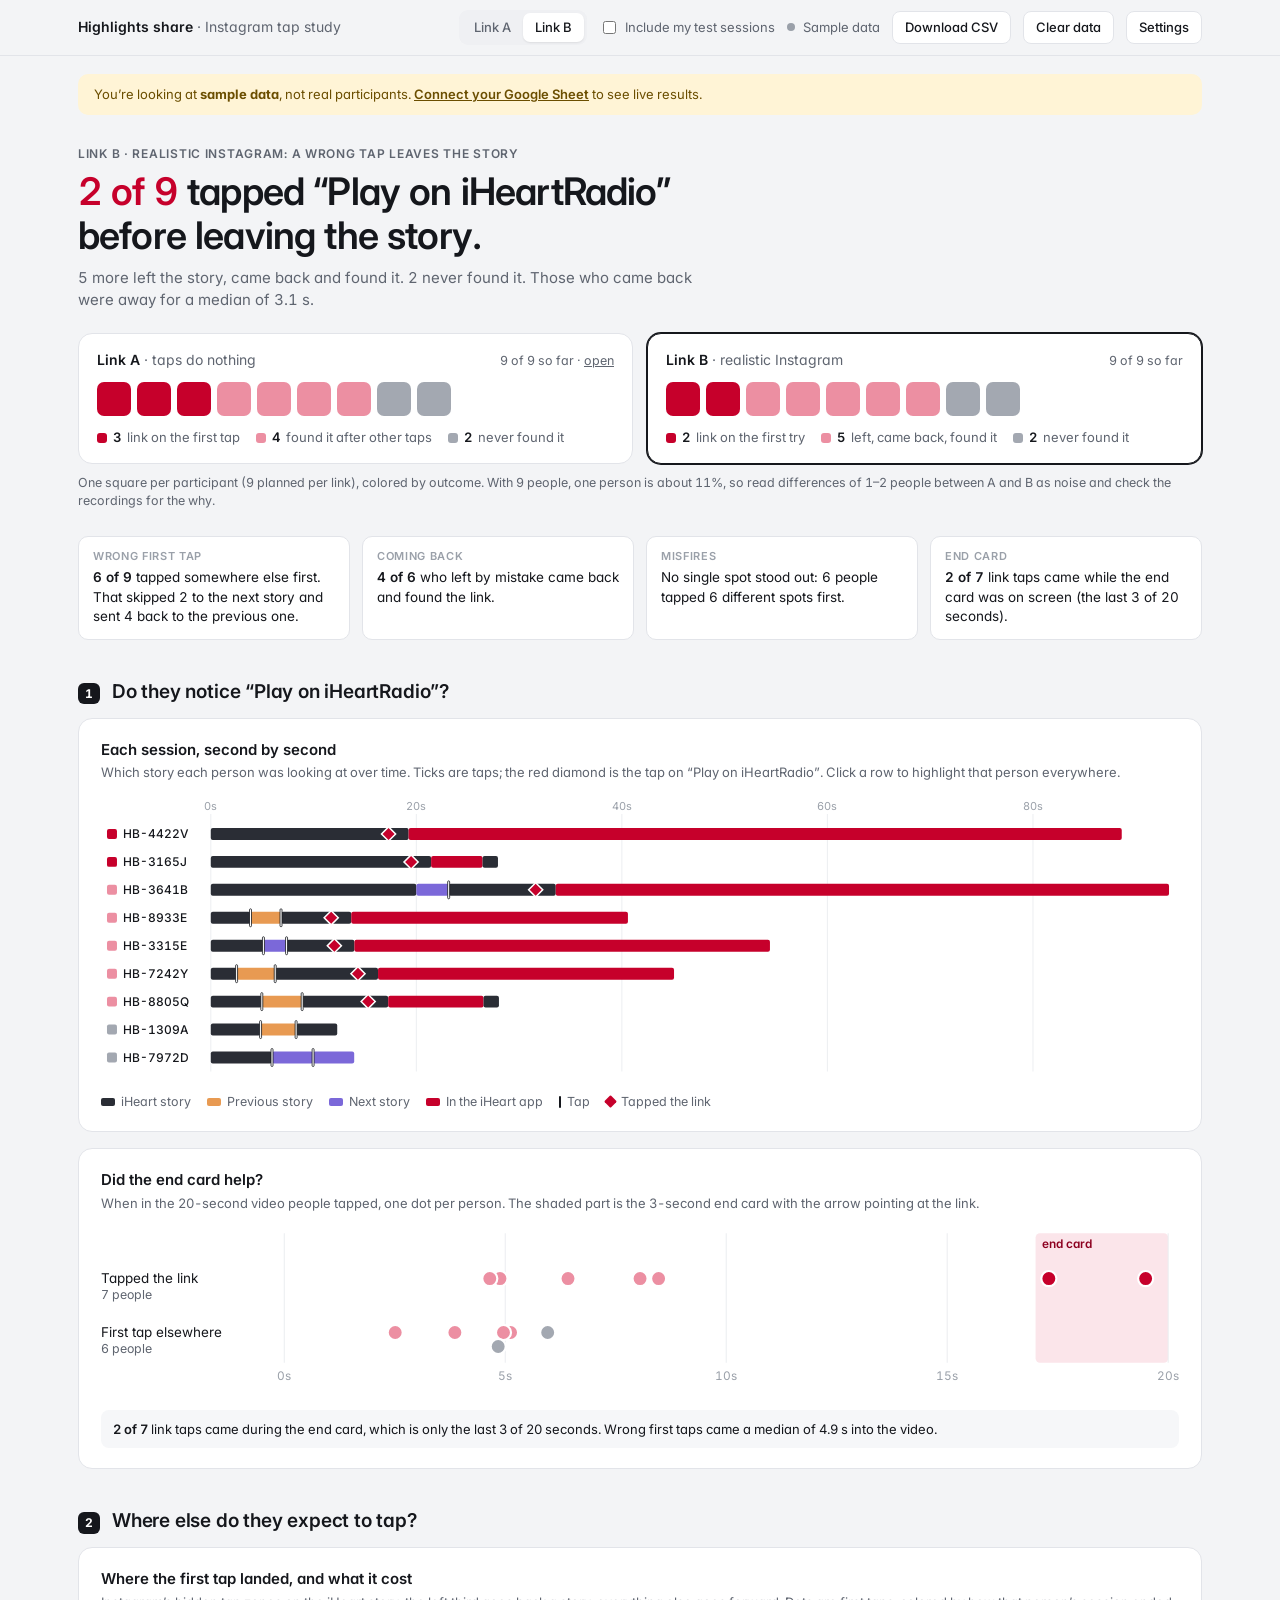
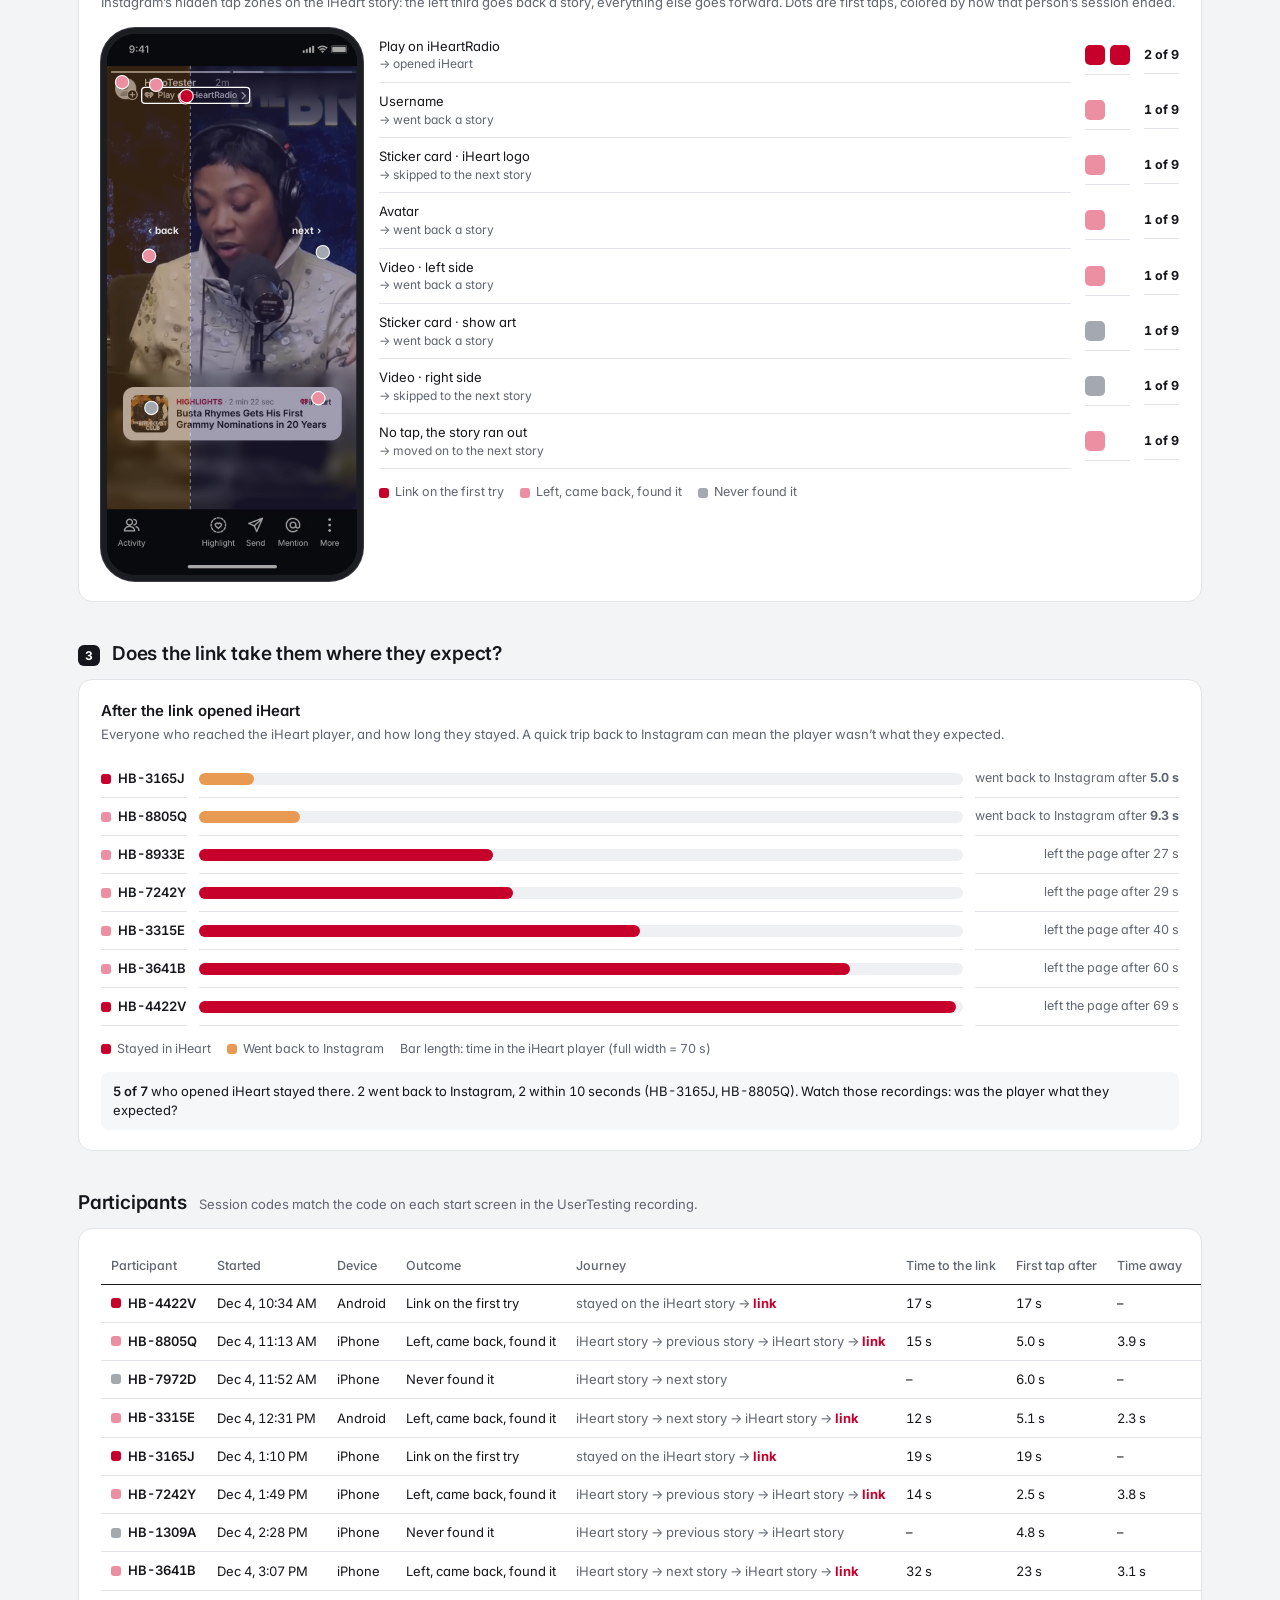
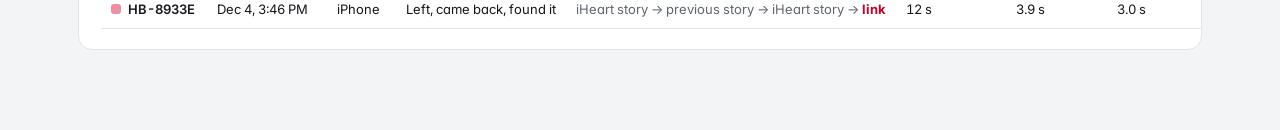
<file: results-b.html>
<!doctype html>
<html lang="en">
<head>
<meta charset="utf-8">
<meta name="viewport" content="width=device-width, initial-scale=1">
<meta name="robots" content="noindex">
<title>Link B results · Highlights share</title>
<script src="config.js"></script>
<link rel="preconnect" href="https://fonts.googleapis.com">
<link rel="preconnect" href="https://fonts.gstatic.com" crossorigin>
<link href="https://fonts.googleapis.com/css2?family=Inter:wght@400;500;600;700&display=swap" rel="stylesheet">
<link rel="stylesheet" href="dash.css">
<style>
.lanes{overflow-x:auto}
.lane-row{cursor:pointer}
.lane-row:hover rect.bg{fill:var(--hover)}
.lanelegend{display:flex;gap:16px;flex-wrap:wrap;font-size:12.5px;color:var(--muted);margin-top:12px}
.lanelegend span{display:inline-flex;gap:6px;align-items:center}
.lanelegend i{width:14px;height:8px;border-radius:2px;display:inline-block}
.lanelegend .tk{width:2px;height:12px;background:var(--ink);border-radius:1px}
.lanelegend .dm{width:9px;height:9px;transform:rotate(45deg);background:var(--link);border-radius:1px}
.firsts{display:grid;grid-template-columns:minmax(0,1fr) auto auto;gap:0 14px;align-items:center;font-size:13px}
.firsts > div{padding:9px 0;border-bottom:1px solid var(--rule);display:flex;align-items:center;gap:5px;flex-wrap:wrap}
.firsts small{display:block;color:var(--muted);font-size:12px}
.firsts .v{color:var(--muted);font-size:12.5px;white-space:nowrap;justify-content:flex-end}
.firsts .v b{color:var(--ink)}
.sq.sm{width:20px;height:20px;border-radius:5px}
</style>
</head>
<body>
<header class="bar" id="bar"></header>

<main class="wrap">
  <section class="hero">
    <div class="eyebrow">Link B · realistic Instagram: a wrong tap leaves the story</div>
    <h2 id="headline">Waiting for the first participant</h2>
    <p class="lede" id="lede"></p>
    <div class="compare" id="compare"></div>
    <p class="smalln">One square per participant (9 planned per link), colored by outcome. With 9 people, one person is about 11%, so read differences of 1–2 people between A and B as noise and check the recordings for the why.</p>
  </section>
  <ul class="findings" id="findings"></ul>

  <section class="rq">
    <div class="rqhead"><span class="num">1</span><h2>Do they notice “Play on iHeartRadio”?</h2></div>
    <div class="panel">
      <h3>Each session, second by second</h3>
      <p class="sub">Which story each person was looking at over time. Ticks are taps; the red diamond is the tap on “Play on iHeartRadio”. Click a row to highlight that person everywhere.</p>
      <div class="lanes" id="lanes"></div>
      <div class="lanelegend">
        <span><i style="background:var(--sMain)"></i>iHeart story</span>
        <span><i style="background:var(--sPrev)"></i>Previous story</span>
        <span><i style="background:var(--sNext)"></i>Next story</span>
        <span><i style="background:var(--sApp)"></i>In the iHeart app</span>
        <span><span class="tk"></span>Tap</span>
        <span><span class="dm"></span>Tapped the link</span>
      </div>
    </div>
    <div class="panel">
      <h3>Did the end card help?</h3>
      <p class="sub">When in the 20-second video people tapped, one dot per person. The shaded part is the 3-second end card with the arrow pointing at the link.</p>
      <div id="endcard"></div>
    </div>
  </section>

  <section class="rq">
    <div class="rqhead"><span class="num">2</span><h2>Where else do they expect to tap?</h2></div>
    <div class="panel">
      <h3>Where the first tap landed, and what it cost</h3>
      <p class="sub">Instagram’s hidden tap zones on the iHeart story: the left third goes back a story, everything else goes forward. Dots are first taps, colored by how that person’s session ended.</p>
      <div class="grid g2w">
        <div class="phone"><img src="assets/story-bg.jpg" alt=""><svg id="zoneSvg" viewBox="0 0 375 812" preserveAspectRatio="none" role="img" aria-label="First taps by zone"></svg></div>
        <div id="firsts"></div>
      </div>
    </div>
  </section>

  <section class="rq">
    <div class="rqhead"><span class="num">3</span><h2>Does the link take them where they expect?</h2></div>
    <div class="panel">
      <h3>After the link opened iHeart</h3>
      <p class="sub">Everyone who reached the iHeart player, and how long they stayed. A quick trip back to Instagram can mean the player wasn’t what they expected.</p>
      <div id="after"></div>
    </div>
  </section>

  <section class="rq">
    <div class="rqhead"><h2>Participants</h2><p>Session codes match the code on each start screen in the UserTesting recording.</p></div>
    <div class="panel">
      <div class="tablewrap"><table>
        <thead><tr><th>Participant</th><th>Started</th><th>Device</th><th>Outcome</th><th>Journey</th><th>Time to the link</th><th>First tap after</th><th>Time away</th><th>Time in iHeart</th><th>Went back</th></tr></thead>
        <tbody id="rows"></tbody>
      </table></div>
    </div>
  </section>
</main>

<script src="dash.js"></script>
<script>
(() => {
  const D = Dash, {esc, fmtS, median, name, OUT_COLOR, OUTCOME, pid, STORY_S, ENDCARD_FROM, LEFT_ZONE} = D;
  const STORY_LABEL = {main:'iHeart story', prev:'previous story', next:'next story', app:'iHeart app'};

  function render(S, G){
    const n = S.length, c = D.counts(S);
    document.getElementById('headline').innerHTML = !n ? 'Waiting for the first Link B participant'
      : `<b>${c.first} of ${n}</b> tapped “Play on iHeartRadio” before leaving the story.`;
    document.getElementById('lede').textContent = !n ? '' : `${c.later} more left the story, came back and found it. ${c.never} never found it.` +
      (c.later ? ` Those who came back were away for a median of ${fmtS(median(S.map(s => s.awayTime)))}.` : '');
    D.renderCompare(document.getElementById('compare'), G);
    renderFindings(S); renderLanes(S); renderEndcard(S); renderFirsts(S);
    D.renderAfter(document.getElementById('after'), S);
    renderTable(S);
  }

  function renderFindings(S){
    const el = document.getElementById('findings'), n = S.length;
    if (!n) { el.innerHTML = ''; return; }
    const out = [];
    const W = S.filter(s => s.firstAction === 'next' || s.firstAction === 'prev');
    const nx = W.filter(s => s.firstAction === 'next').length, pv = W.length - nx;
    if (W.length) out.push(['Wrong first tap', `<b>${W.length} of ${n}</b> tapped somewhere else first. That skipped ${nx} to the next story${pv ? ` and sent ${pv} back to the previous one` : ''}.`]);
    const back = W.filter(s => s.found).length;
    if (W.length) out.push(['Coming back', `<b>${back} of ${W.length}</b> who left by mistake came back and found the link.`]);
    const mis = {}; S.filter(s => s.firstWrong && s.firstWrong.screen === 'story').forEach(s => { const k = name(s.firstWrong.element, s.firstWrong.part); mis[k] = mis[k] || {n:0, lost:0}; mis[k].n++; if (!s.found) mis[k].lost++; });
    const top = Object.entries(mis).sort((a,b) => b[1].n - a[1].n)[0];
    if (top && top[1].n === 1) out.push(['Misfires', `No single spot stood out: ${D.people(Object.keys(mis).length)} tapped ${Object.keys(mis).length} different spots first.`]);
    else if (top) out.push(['Most common misfire',`The <b>${esc(top[0].charAt(0).toLowerCase() + top[0].slice(1))}</b>, tapped first by ${D.people(top[1].n)}; ${top[1].lost} of them never found the link.`]);
    const L = S.filter(s => s.found).map(s => s.taps[s.linkIdx]).filter(t => t.video_time != null);
    if (L.length) { const e = L.filter(t => t.video_time >= ENDCARD_FROM).length;
      out.push(['End card', `<b>${e} of ${L.length}</b> link taps came while the end card was on screen (the last 3 of 20 seconds).`]); }
    el.innerHTML = out.map(([k, t]) => `<li><small>${esc(k)}</small>${t}</li>`).join('');
  }

  function renderLanes(S){
    const el = document.getElementById('lanes');
    if (!S.length) { el.innerHTML = '<div class="empty">No participants yet.</div>'; return; }
    const maxMs = Math.min(120000, Math.max(30000, ...S.flatMap(s => s.segments.map(g => g.t1))));
    const L = 110, W = 1080, rowH = 28, top = 22, x = ms => L + (W - L - 10) * Math.min(ms, maxMs) / maxMs;
    const COLOR = {main:'var(--sMain)', prev:'var(--sPrev)', next:'var(--sNext)', app:'var(--sApp)'};
    let svg = '';
    for (let t = 0; t <= maxMs/1000; t += maxMs > 60000 ? 20 : 10) svg += `<line x1="${x(t*1000)}" y1="${top-6}" x2="${x(t*1000)}" y2="${top + S.length*rowH}" stroke="#eceef1"/><text x="${x(t*1000)}" y="${top-10}" font-size="11" fill="var(--faint)" text-anchor="middle">${t}s</text>`;
    S.forEach((s, i) => {
      const y = top + i * rowH, on = s.id === D.state.selected;
      svg += `<g class="lane-row" data-id="${esc(s.id)}" tabindex="0" role="button" aria-label="${esc(s.id + ', ' + OUTCOME.B[s.outcome])}"><rect class="bg" x="0" y="${y}" width="${W}" height="${rowH}" fill="${on ? 'var(--sel)' : 'transparent'}"/>` +
        `<rect x="6" y="${y + 9}" width="10" height="10" rx="2" fill="${OUT_COLOR[s.outcome]}"/><text x="22" y="${y + 18}" font-size="12" font-weight="${on ? 700 : 500}" fill="var(--ink)">${esc(s.id)}</text>`;
      s.segments.forEach(g => { svg += `<rect x="${x(g.t0)}" y="${y + 8}" width="${Math.max(1, x(g.t1) - x(g.t0))}" height="12" rx="2" fill="${COLOR[g.kind]}"><title>${STORY_LABEL[g.kind]}: ${fmtS(g.t0)}–${fmtS(g.t1)}</title></rect>`; });
      s.taps.forEach(t => { if (t.element === 'attribution-link') svg += `<rect x="${x(t.t_ms) - 5}" y="${y + 9}" width="10" height="10" transform="rotate(45 ${x(t.t_ms)} ${y + 14})" fill="var(--link)" stroke="#fff" stroke-width="1.5"><title>Tapped the link at ${fmtS(t.t_ms)}</title></rect>`;
        else svg += `<rect x="${x(t.t_ms) - 1}" y="${y + 5}" width="2" height="18" rx="1" fill="#fff" stroke="var(--ink)" stroke-width=".8"><title>${esc(name(t.element, t.part))} at ${fmtS(t.t_ms)}</title></rect>`; });
      svg += `</g>`;
    });
    el.innerHTML = `<svg viewBox="0 0 ${W} ${top + S.length*rowH + 4}" width="100%" style="min-width:760px" role="img" aria-label="Timeline of each session">${svg}</svg>`;
    el.querySelectorAll('.lane-row').forEach(g => { g.onclick = () => D.select(g.dataset.id);
      g.onkeydown = e => { if (e.key === 'Enter' || e.key === ' ') { e.preventDefault(); D.select(g.dataset.id); } }; });
  }

  function renderEndcard(S){
    const el = document.getElementById('endcard');
    const linkPts = S.filter(s => s.found && s.taps[s.linkIdx].video_time != null).map(s => ({s, v:s.taps[s.linkIdx].video_time}));
    const wrongPts = S.filter(s => s.firstWrong && s.firstWrong.screen === 'story' && s.firstWrong.video_time != null).map(s => ({s, v:s.firstWrong.video_time}));
    if (!linkPts.length && !wrongPts.length) { el.innerHTML = '<div class="empty">No taps on the iHeart story yet.</div>'; return; }
    const W = 1000, L = 170, H = 150, x = v => L + (W - L - 10) * Math.min(STORY_S, Math.max(0, v)) / STORY_S;
    let svg = `<rect x="${x(ENDCARD_FROM)}" y="4" width="${x(STORY_S) - x(ENDCARD_FROM)}" height="${H - 30}" fill="#fbe5ea" rx="4"/>` +
      `<text x="${x(ENDCARD_FROM) + 6}" y="18" font-size="11" fill="#8d0020" font-weight="600">end card</text>`;
    for (let t = 0; t <= STORY_S; t += 5) svg += `<line x1="${x(t)}" y1="4" x2="${x(t)}" y2="${H - 26}" stroke="#eceef1"/><text x="${x(t)}" y="${H - 10}" font-size="11" fill="var(--faint)" text-anchor="middle">${t}s</text>`;
    [['Tapped the link', linkPts, 46], ['First tap elsewhere', wrongPts, 96]].forEach(([lab, pts, y]) => {
      svg += `<text x="0" y="${y + 4}" font-size="12.5" fill="var(--ink)">${lab}</text><text x="0" y="${y + 19}" font-size="11.5" fill="var(--muted)">${D.people(pts.length)}</text>`;
      const seen = {};
      pts.forEach(({s, v}) => { const b = Math.round(x(v) / 12); seen[b] = (seen[b] || 0) + 1; const dy = (seen[b] % 2 ? -1 : 1) * Math.floor(seen[b] / 2) * 13;
        const on = s.id === D.state.selected;
        svg += `<circle cx="${x(v)}" cy="${y + dy}" r="${on ? 9 : 7}" fill="${OUT_COLOR[s.outcome]}" stroke="${on ? 'var(--ink)' : '#fff'}" stroke-width="2" style="cursor:pointer" data-id="${esc(s.id)}"><title>${esc(s.id)}: ${v.toFixed(1)} s into the video</title></circle>`; });
    });
    const inEnd = linkPts.filter(p => p.v >= ENDCARD_FROM).length;
    el.innerHTML = `<svg viewBox="0 0 ${W} ${H}" width="100%" style="min-width:560px" role="img" aria-label="Taps by video second">${svg}</svg>` +
      `<div class="read">${linkPts.length ? `<b>${inEnd} of ${linkPts.length}</b> link taps came during the end card, which is only the last 3 of 20 seconds.` : 'No link taps yet.'}${wrongPts.length ? ` Wrong first taps came a median of ${median(wrongPts.map(p => p.v)).toFixed(1)} s into the video.` : ''}</div>`;
    el.querySelectorAll('circle[data-id]').forEach(c => c.onclick = () => D.select(c.dataset.id));
  }

  function renderFirsts(S){
    const svg = document.getElementById('zoneSvg'), el = document.getElementById('firsts'), n = S.length;
    const firsts = S.filter(s => s.taps[0] && s.taps[0].screen === 'story').map(s => ({s, t:s.taps[0]}));
    let g = `<rect x="0" y="48" width="${LEFT_ZONE}" height="665" fill="var(--sPrev)" fill-opacity=".22"/>` +
      `<rect x="${LEFT_ZONE}" y="48" width="${375 - LEFT_ZONE}" height="665" fill="var(--sNext)" fill-opacity=".18"/>` +
      `<line x1="${LEFT_ZONE}" y1="48" x2="${LEFT_ZONE}" y2="713" stroke="#fff" stroke-dasharray="5 5" stroke-opacity=".7"/>` +
      `<rect x="52" y="80" width="162" height="24" rx="5" fill="none" stroke="#fff" stroke-width="2"/>` +
      `<text x="62" y="300" font-size="15" font-weight="700" fill="#fff" opacity=".85">‹ back</text><text x="300" y="300" font-size="15" font-weight="700" fill="#fff" opacity=".85" text-anchor="middle">next ›</text>`;
    g += firsts.map(({s, t}) => `<circle cx="${t.x}" cy="${t.y}" r="${s.id === D.state.selected ? 14 : 10}" fill="${OUT_COLOR[s.outcome]}" stroke="${s.id === D.state.selected ? 'var(--ink)' : '#fff'}" stroke-width="${s.id === D.state.selected ? 3 : 1.6}"><title>${esc(s.id)}: ${esc(name(t.element, t.part))}</title></circle>`).join('');
    svg.innerHTML = g;
    if (!n) { el.innerHTML = '<div class="empty">No participants yet.</div>'; return; }
    const groups = {};
    S.forEach(s => {
      let k, what, order;
      if (s.firstAction === 'link') { k = 'Play on iHeartRadio'; what = 'opened iHeart'; order = 0; }
      else if (s.firstAction === 'next' || s.firstAction === 'prev') { k = name(s.taps[0].element, s.taps[0].part); what = s.firstAction === 'prev' ? 'went back a story' : 'skipped to the next story'; order = 1; }
      else if (s.firstAction === 'auto') { k = 'No tap, the story ran out'; what = 'moved on to the next story'; order = 2; }
      else { k = 'Didn’t tap anything'; what = ''; order = 3; }
      const key = k + '|' + what;
      groups[key] = groups[key] || {k, what, order, S:[]}; groups[key].S.push(s);
    });
    const rows = Object.values(groups).sort((a,b) => a.order - b.order || b.S.length - a.S.length);
    el.innerHTML = `<div class="firsts">${rows.map(r => `
      <div><span>${esc(r.k)}${r.what ? `<small>→ ${esc(r.what)}</small>` : ''}</span></div>
      <div>${r.S.map(s => `<button class="sq sm ${s.id === D.state.selected ? 'on' : ''}" style="background:${OUT_COLOR[s.outcome]}" data-id="${esc(s.id)}" title="${esc(s.id + ' · ' + OUTCOME.B[s.outcome])}" aria-label="${esc(s.id + ', ' + OUTCOME.B[s.outcome])}"></button>`).join('')}</div>
      <div class="v"><b>${r.S.length} of ${n}</b></div>`).join('')}</div>
      <div class="legend">${['first','later','never'].map(k => `<span><i class="sqr" style="background:${OUT_COLOR[k]}"></i>${esc(OUTCOME.B[k])}</span>`).join('')}</div>`;
    D.wireSelect(el);
  }

  function renderTable(S){
    const rows = [...S].sort(D.byStart);
    const jr = s => s.journey.length > 1 ? s.journey.map(k => STORY_LABEL[k]).join(' → ') : 'stayed on the iHeart story';
    document.getElementById('rows').innerHTML = rows.map(s => `<tr tabindex="0" data-id="${esc(s.id)}" class="${s.id === D.state.selected ? 'on' : ''}">
      <td>${pid(s)}</td><td>${D.startedAt(s)}</td>
      <td>${D.device(s.ua)}${/Mac|Windows/.test(D.device(s.ua)) ? '<span class="tag warn">desktop</span>' : ''}</td>
      <td>${esc(OUTCOME.B[s.outcome])}</td>
      <td style="color:var(--muted)">${esc(jr(s))}${s.found ? ' → <b style="color:var(--link)">link</b>' : ''}</td>
      <td>${fmtS(s.timeToLink)}</td><td>${fmtS(s.firstDelay)}</td><td>${fmtS(s.awayTime)}</td>
      <td>${fmtS(s.appTime)}</td><td>${s.wentBack ? 'Yes' : '–'}</td></tr>`).join('')
      || '<tr><td colspan="10" class="empty">No participants yet.</td></tr>';
    const tb = document.getElementById('rows');
    D.wireSelect(tb);
    tb.querySelectorAll('tr[data-id]').forEach(tr => tr.onkeydown = e => { if (e.key === 'Enter' || e.key === ' ') { e.preventDefault(); D.select(tr.dataset.id); } });
  }

  D.start({mode:'B', render});
})();
</script>
</body>
</html>
</file>
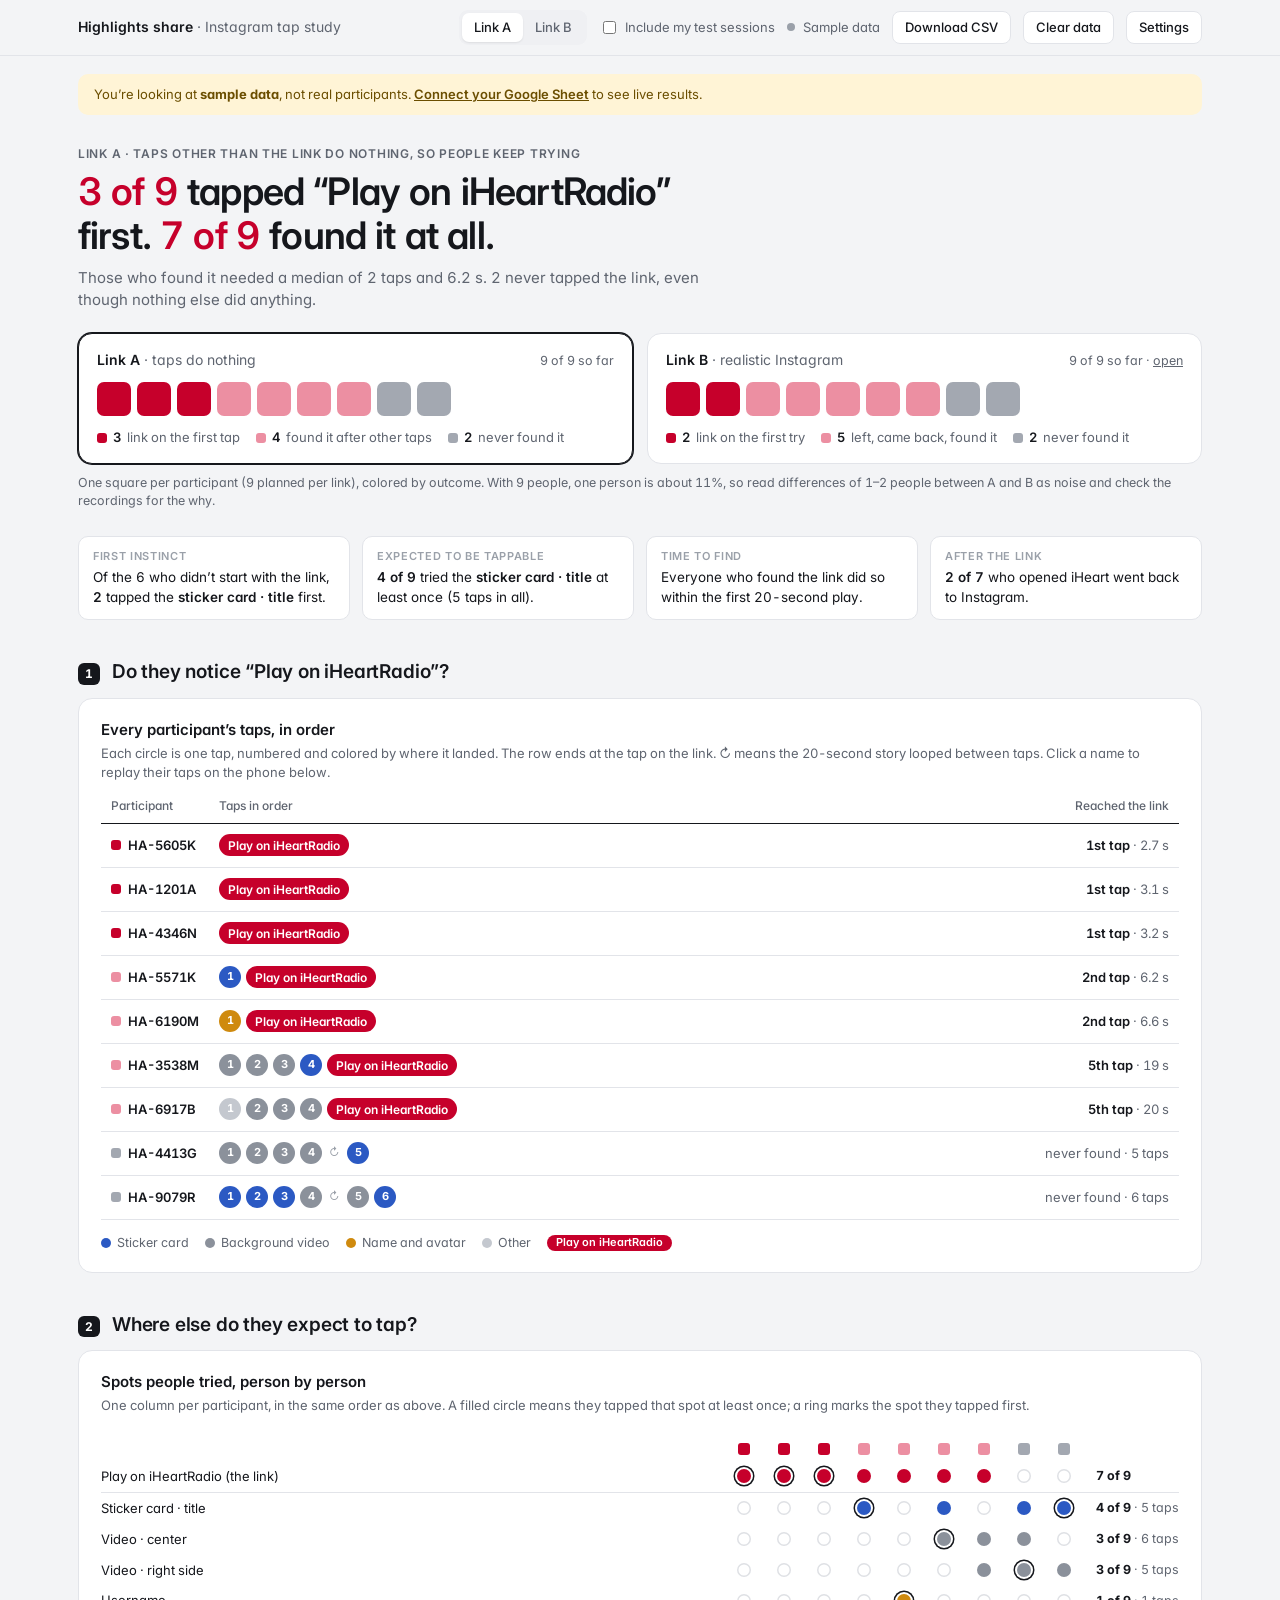
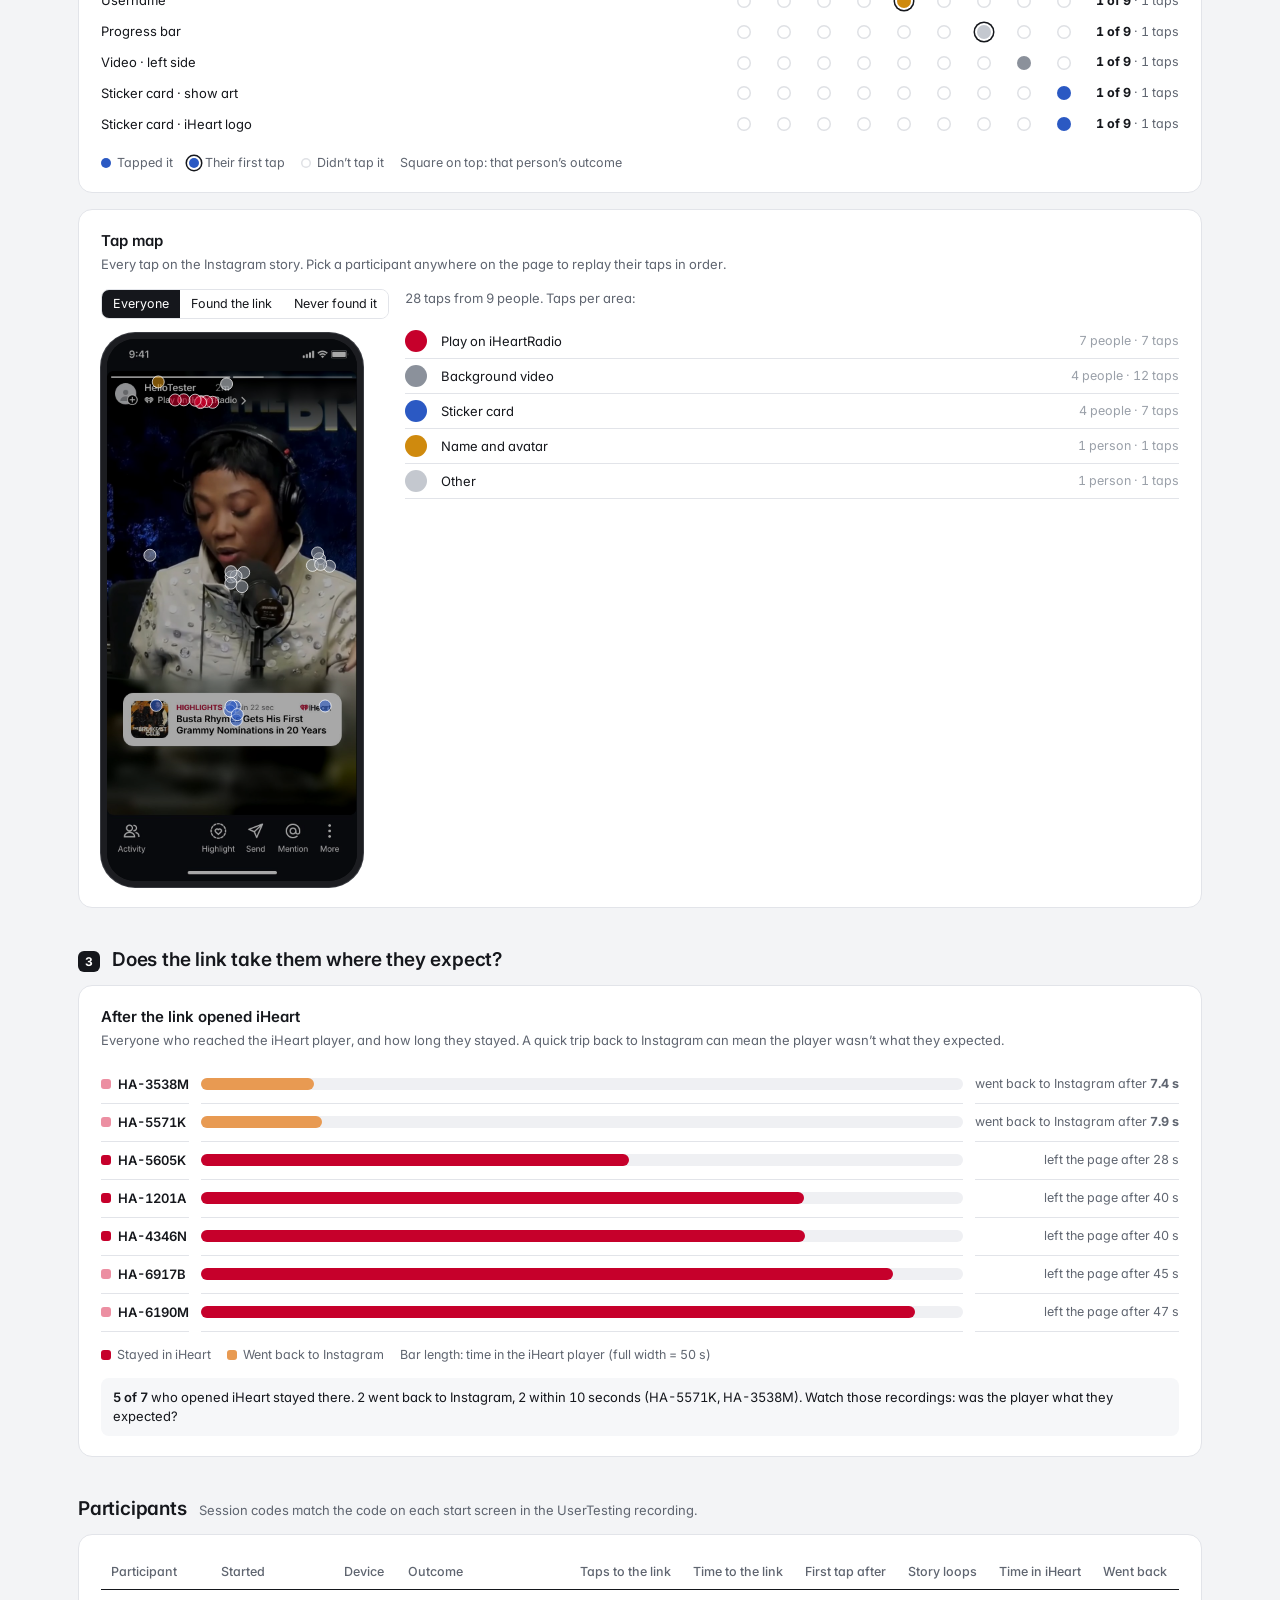
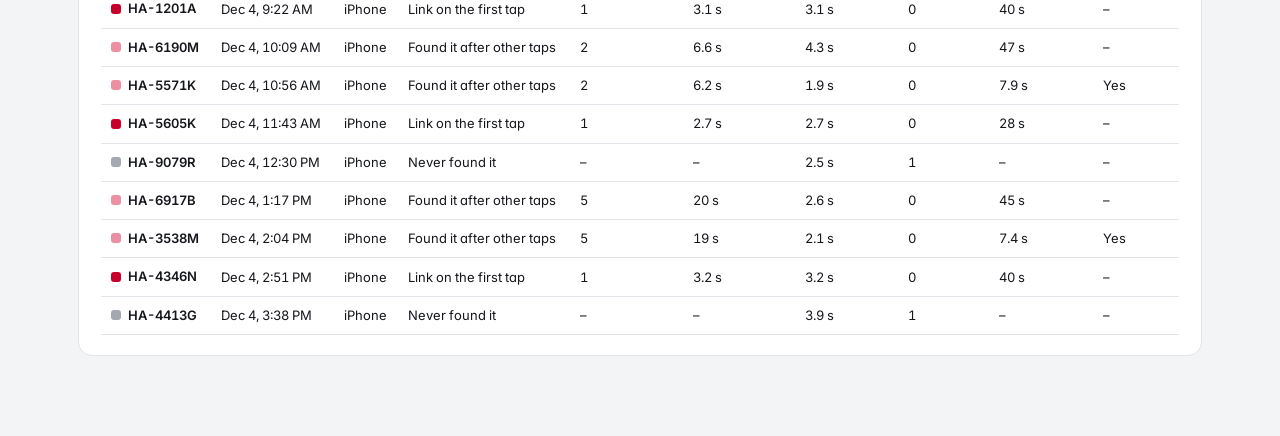
<file: results.html>
<!doctype html>
<html lang="en">
<head>
<meta charset="utf-8">
<meta name="viewport" content="width=device-width, initial-scale=1">
<meta name="robots" content="noindex">
<title>Link A results · Highlights share</title>
<script src="config.js"></script>
<link rel="preconnect" href="https://fonts.googleapis.com">
<link rel="preconnect" href="https://fonts.gstatic.com" crossorigin>
<link href="https://fonts.googleapis.com/css2?family=Inter:wght@400;500;600;700&display=swap" rel="stylesheet">
<link rel="stylesheet" href="dash.css">
</head>
<body>
<header class="bar" id="bar"></header>

<main class="wrap">
  <section class="hero">
    <div class="eyebrow">Link A · taps other than the link do nothing, so people keep trying</div>
    <h2 id="headline">Waiting for the first participant</h2>
    <p class="lede" id="lede"></p>
    <div class="compare" id="compare"></div>
    <p class="smalln">One square per participant (9 planned per link), colored by outcome. With 9 people, one person is about 11%, so read differences of 1–2 people between A and B as noise and check the recordings for the why.</p>
  </section>
  <ul class="findings" id="findings"></ul>

  <section class="rq">
    <div class="rqhead"><span class="num">1</span><h2>Do they notice “Play on iHeartRadio”?</h2></div>
    <div class="panel">
      <h3>Every participant’s taps, in order</h3>
      <p class="sub">Each circle is one tap, numbered and colored by where it landed. The row ends at the tap on the link. ↻ means the 20-second story looped between taps. Click a name to replay their taps on the phone below.</p>
      <div id="seqs"></div>
      <div class="legend" id="areaLegend"></div>
    </div>
  </section>

  <section class="rq">
    <div class="rqhead"><span class="num">2</span><h2>Where else do they expect to tap?</h2></div>
    <div class="panel">
      <h3>Spots people tried, person by person</h3>
      <p class="sub">One column per participant, in the same order as above. A filled circle means they tapped that spot at least once; a ring marks the spot they tapped first.</p>
      <div id="matrix"></div>
    </div>
    <div class="panel" id="mapPanel">
      <h3>Tap map</h3>
      <p class="sub">Every tap on the Instagram story. Pick a participant anywhere on the page to replay their taps in order.</p>
      <div class="grid g2w">
        <div>
          <div class="seg" role="group" aria-label="Which participants" id="mapSeg">
            <button aria-pressed="true" data-f="all">Everyone</button><button aria-pressed="false" data-f="found">Found the link</button><button aria-pressed="false" data-f="never">Never found it</button>
          </div>
          <div class="phone" id="phone"><img src="assets/story-bg.jpg" alt=""><svg id="dots" viewBox="0 0 375 812" preserveAspectRatio="none" role="img" aria-label="Tap positions"></svg></div>
        </div>
        <div><p class="sub" id="mapNote" style="margin-top:0"></p><ol class="steps" id="steps"></ol></div>
      </div>
    </div>
  </section>

  <section class="rq">
    <div class="rqhead"><span class="num">3</span><h2>Does the link take them where they expect?</h2></div>
    <div class="panel">
      <h3>After the link opened iHeart</h3>
      <p class="sub">Everyone who reached the iHeart player, and how long they stayed. A quick trip back to Instagram can mean the player wasn’t what they expected.</p>
      <div id="after"></div>
    </div>
  </section>

  <section class="rq">
    <div class="rqhead"><h2>Participants</h2><p>Session codes match the code on each start screen in the UserTesting recording.</p></div>
    <div class="panel">
      <div class="tablewrap"><table>
        <thead><tr><th>Participant</th><th>Started</th><th>Device</th><th>Outcome</th><th>Taps to the link</th><th>Time to the link</th><th>First tap after</th><th>Story loops</th><th>Time in iHeart</th><th>Went back</th></tr></thead>
        <tbody id="rows"></tbody>
      </table></div>
    </div>
  </section>
</main>

<script src="dash.js"></script>
<script>
(() => {
  const D = Dash, {esc, fmtS, fmtN, median, name, cat, AREAS, OUT_COLOR, OUTCOME, ord, pid} = D;
  let mapFilter = 'all';

  function render(S, G){
    const n = S.length, c = D.counts(S), found = c.first + c.later;
    document.getElementById('headline').innerHTML = !n ? 'Waiting for the first Link A participant'
      : `<b>${c.first} of ${n}</b> tapped “Play on iHeartRadio” first. <b>${found} of ${n}</b> found it at all.`;
    const F = S.filter(s => s.found);
    document.getElementById('lede').textContent = !F.length ? '' :
      `Those who found it needed a median of ${fmtN(median(F.map(s => s.tapsToReach)))} taps and ${fmtS(median(F.map(s => s.timeToLink)))}.` +
      (c.never ? ` ${c.never} never tapped the link, even though nothing else did anything.` : '');
    D.renderCompare(document.getElementById('compare'), G);
    renderFindings(S); renderSeqs(S); renderMatrix(S); renderMap(S);
    D.renderAfter(document.getElementById('after'), S);
    renderTable(S);
  }

  function spotsOf(S){
    const m = {};
    S.forEach(s => s.taps.forEach((t, i) => { if (t.element === 'attribution-link') return;
      const k = name(t.element, t.part);
      m[k] = m[k] || {k, el:t.element, part:t.part, who:new Set(), first:new Set(), taps:0};
      m[k].taps++; m[k].who.add(s.id); if (i === 0) m[k].first.add(s.id); }));
    return Object.values(m).sort((a,b) => b.who.size - a.who.size || b.taps - a.taps);
  }

  function renderFindings(S){
    const el = document.getElementById('findings'), n = S.length;
    if (!n) { el.innerHTML = ''; return; }
    const out = [];
    const lower = t => t.charAt(0).toLowerCase() + t.slice(1);
    const missed = S.filter(s => s.taps[0] && !s.firstTry);
    const firsts = {}; missed.forEach(s => { const k = name(s.taps[0].element, s.taps[0].part); firsts[k] = (firsts[k] || 0) + 1; });
    const top = Object.entries(firsts).sort((a,b) => b[1] - a[1])[0];
    if (top) out.push(['First instinct', `Of the ${missed.length} who didn’t start with the link, <b>${top[1]}</b> tapped the <b>${esc(lower(top[0]))}</b> first.`]);
    const spot = spotsOf(S)[0];
    if (spot) out.push(['Expected to be tappable', `<b>${spot.who.size} of ${n}</b> tried the <b>${esc(lower(spot.k))}</b> at least once (${spot.taps} taps in all).`]);
    const F = S.filter(s => s.found), slow = F.filter(s => s.loops >= 1 || s.timeToLink >= 20000);
    if (F.length) out.push(['Time to find', slow.length ? `<b>${slow.length} of ${F.length}</b> who found the link needed the story to loop at least once first.` : `Everyone who found the link did so within the first 20-second play.`]);
    const O = S.filter(s => s.opened), back = O.filter(s => s.wentBack);
    if (O.length) out.push(['After the link', back.length ? `<b>${back.length} of ${O.length}</b> who opened iHeart went back to Instagram.` : `None of the ${O.length} who opened iHeart went back to Instagram.`]);
    el.innerHTML = out.map(([k, t]) => `<li><small>${esc(k)}</small>${t}</li>`).join('');
  }

  function renderSeqs(S){
    const el = document.getElementById('seqs');
    if (!S.length) { el.innerHTML = '<div class="empty">No participants yet.</div>'; document.getElementById('areaLegend').innerHTML = ''; return; }
    const MAX = 16;
    const row = s => {
      const on = s.id === D.state.selected ? 'on' : '';
      const shown = s.found ? s.taps.slice(0, s.linkIdx + 1) : s.taps.slice(0, MAX);
      let prevLoop = 0;
      const chips = shown.map((t, i) => {
        const loop = t.story_loop > prevLoop ? `<span class="loopmark" title="The story looped">↻</span>` : ''; prevLoop = t.story_loop;
        if (t.element === 'attribution-link') return loop + `<span class="linkchip" title="Tap ${i+1} at ${fmtS(t.t_ms)}">Play on iHeartRadio</span>`;
        return loop + `<span class="dotn" style="background:${AREAS[cat(t.element)].color}" title="${i+1}. ${esc(name(t.element, t.part))} · ${fmtS(t.t_ms)}">${i+1}</span>`;
      }).join('') + (!s.found && s.taps.length > MAX ? `<span class="loopmark">+${s.taps.length - MAX} more</span>` : '') || '<span class="loopmark">No taps</span>';
      const res = s.found ? `<b>${ord(s.tapsToReach)} tap</b>&nbsp;· ${fmtS(s.timeToLink)}` : `<span class="no">never found · ${s.taps.length} taps</span>`;
      return `<div class="${on}">${pid(s)}</div><div class="${on}"><div class="chips">${chips}</div></div><div class="res ${on}">${res}</div>`;
    };
    el.innerHTML = `<div class="seqs"><div class="h">Participant</div><div class="h">Taps in order</div><div class="h res">Reached the link</div>${S.map(row).join('')}</div>`;
    D.wireSelect(el, 'mapPanel');
    const used = new Set(S.flatMap(s => s.taps.map(t => cat(t.element))));
    document.getElementById('areaLegend').innerHTML = Object.entries(AREAS).filter(([k]) => used.has(k) && k !== 'link')
      .map(([, a]) => `<span><i style="background:${a.color}"></i>${esc(a.label)}</span>`).join('') + '<span><span class="linkchip" style="height:16px;font-size:11px">Play on iHeartRadio</span></span>';
  }

  function renderMatrix(S){
    const el = document.getElementById('matrix'), n = S.length;
    if (!n) { el.innerHTML = '<div class="empty">No participants yet.</div>'; return; }
    const spots = spotsOf(S).slice(0, 12);
    const linkRow = {k:'Play on iHeartRadio (the link)', el:'attribution-link', who:new Set(S.filter(s => s.found).map(s => s.id)), first:new Set(S.filter(s => s.firstTry).map(s => s.id)),
      taps:S.filter(s => s.found).length};
    const cell = (r, s) => {
      const hit = r.who.has(s.id), first = r.first.has(s.id), on = s.id === D.state.selected ? 'on' : '';
      const t = `${s.id}: ${hit ? (first ? 'tapped it first' : 'tapped it') : 'didn’t tap it'}`;
      return `<button class="mcell ${on}" data-id="${esc(s.id)}" title="${esc(t)}" aria-label="${esc(r.k + ', ' + t)}"><i class="${hit ? 'hit' : ''} ${first ? 'firsttap' : ''}" style="${hit ? 'background:' + AREAS[cat(r.el)].color : ''}"></i></button>`;
    };
    const line = r => `<div class="lab" title="${esc(r.k)}">${esc(r.k)}</div>${S.map(s => cell(r, s)).join('')}<div class="v"><b>${r.who.size} of ${n}</b>${r.el === 'attribution-link' ? '' : ' · ' + r.taps + ' taps'}</div>`;
    el.innerHTML = `<div class="matrix" style="grid-template-columns:minmax(160px,1.2fr) repeat(${n}, minmax(26px,40px)) auto">
      <div></div>${S.map(s => `<div class="colh" title="${esc(s.id + ' · ' + OUTCOME.A[s.outcome])}"><i style="background:${OUT_COLOR[s.outcome]}"></i></div>`).join('')}<div></div>
      ${line(linkRow)}<div class="row-rule"></div>
      ${spots.length ? spots.map(line).join('') : `<div class="empty" style="grid-column:1/-1">Nobody tapped anything other than the link.</div>`}
    </div>
    <div class="legend"><span><i style="background:var(--sticker)"></i>Tapped it</span><span><i style="box-shadow:0 0 0 2px #fff,0 0 0 3.5px var(--ink);background:var(--sticker)"></i>Their first tap</span><span><i style="box-shadow:inset 0 0 0 1.5px #dfe1e5"></i>Didn’t tap it</span><span>Square on top: that person’s outcome</span></div>`;
    D.wireSelect(el);
  }

  function renderMap(S){
    const svg = document.getElementById('dots'), steps = document.getElementById('steps'), note = document.getElementById('mapNote');
    const colorOf = t => AREAS[cat(t.element)].color;
    const sel = S.find(s => s.id === D.state.selected);
    if (sel) {
      const ts = sel.taps;
      svg.innerHTML = (ts.length > 1 ? `<polyline points="${ts.map(t => t.x + ',' + t.y).join(' ')}" fill="none" stroke="#fff" stroke-width="1.5" stroke-dasharray="4 4" opacity=".85"/>` : '') +
        ts.map((t,i) => `<g><circle cx="${t.x}" cy="${t.y}" r="12" fill="${colorOf(t)}" stroke="#fff" stroke-width="2"/><text x="${t.x}" y="${t.y + 4}" text-anchor="middle" font-size="11" font-weight="700" fill="#fff">${i+1}</text></g>`).join('');
      note.innerHTML = `Replaying <b>${esc(sel.id)}</b> · ${esc(OUTCOME.A[sel.outcome].toLowerCase())}. <button class="btn small" id="clearSel">Show everyone</button>`;
      const EV = {story_loop:'Story looped', task_opened:'Opened the task', app_opened:'iHeart player opened', back_to_instagram:'Went back to Instagram', page_hidden:'Left the page'};
      const items = ts.map((t,i) => ({t:t.t_ms, html:`<li><span class="dotn" style="background:${colorOf(t)}">${i+1}</span><span>${esc(name(t.element, t.part))}${D.truthy(t.long_press) ? '<span class="tag">long press</span>' : ''}</span><em>${fmtS(t.t_ms)}</em></li>`}));
      sel.events.filter(e => EV[e.type]).forEach(e => items.push({t:e.t_ms + .1, html:`<li class="ev"><span class="dotn">·</span><span>${EV[e.type]}</span><em>${fmtS(e.t_ms)}</em></li>`}));
      items.sort((a,b) => a.t - b.t);
      steps.innerHTML = items.map(x => x.html).join('') || '<li><span></span><span>No taps.</span></li>';
      document.getElementById('clearSel').onclick = () => D.select(sel.id);
    } else {
      const pool = S.filter(s => mapFilter === 'all' || (mapFilter === 'found' ? s.found : !s.found));
      const ts = pool.flatMap(s => s.taps);
      svg.innerHTML = ts.map(t => `<circle cx="${t.x}" cy="${t.y}" r="9" fill="${colorOf(t)}" fill-opacity=".6" stroke="#fff" stroke-opacity=".9" stroke-width="1.2"/>`).join('');
      note.textContent = ts.length ? `${ts.length} taps from ${D.people(pool.length)}. Taps per area:` : 'No taps for this group yet.';
      const by = {}; ts.forEach(t => { const c = cat(t.element); by[c] = by[c] || {taps:0, who:new Set()}; by[c].taps++; by[c].who.add(t.session); });
      steps.innerHTML = Object.entries(by).sort((a,b) => b[1].who.size - a[1].who.size || b[1].taps - a[1].taps).map(([c, v]) =>
        `<li><span class="dotn" style="background:${AREAS[c].color}"></span><span>${esc(AREAS[c].label)}</span><em>${D.people(v.who.size)} · ${v.taps} taps</em></li>`).join('');
    }
  }
  document.querySelectorAll('#mapSeg button').forEach(b => b.onclick = () => {
    mapFilter = b.dataset.f; D.state.selected = null;
    document.querySelectorAll('#mapSeg button').forEach(x => x.setAttribute('aria-pressed', x === b));
    D.select(null);
  });

  function renderTable(S){
    const rows = [...S].sort(D.byStart);
    document.getElementById('rows').innerHTML = rows.map(s => `<tr tabindex="0" data-id="${esc(s.id)}" data-scroll="mapPanel" class="${s.id === D.state.selected ? 'on' : ''}">
      <td>${pid(s)}</td><td>${D.startedAt(s)}</td>
      <td>${D.device(s.ua)}${/Mac|Windows/.test(D.device(s.ua)) ? '<span class="tag warn">desktop</span>' : ''}</td>
      <td>${esc(OUTCOME.A[s.outcome])}</td>
      <td>${s.found ? s.tapsToReach : '–'}</td><td>${fmtS(s.timeToLink)}</td><td>${fmtS(s.firstDelay)}</td><td>${s.loops}</td>
      <td>${fmtS(s.appTime)}</td><td>${s.wentBack ? 'Yes' : '–'}</td></tr>`).join('')
      || '<tr><td colspan="10" class="empty">No participants yet.</td></tr>';
    const tb = document.getElementById('rows');
    D.wireSelect(tb, 'mapPanel');
    tb.querySelectorAll('tr[data-id]').forEach(tr => tr.onkeydown = e => { if (e.key === 'Enter' || e.key === ' ') { e.preventDefault(); D.select(tr.dataset.id, 'mapPanel'); } });
  }

  D.start({mode:'A', render});
})();
</script>
</body>
</html>
</file>
<file: dash.css>
/* Shared styles for results.html (Link A) and results-b.html (Link B) */
:root{
  --paper:#f3f4f6; --surface:#fff; --ink:#15171c; --muted:#5f6570; --faint:#9aa0a9; --rule:#e2e4e9; --track:#eff0f3; --hover:#f6f7f9; --sel:#eef2fc;
  /* Outcomes: the same three colors on both links */
  --first:#c6002b; --later:#ec8fa2; --never:#a3a8b1;
  /* Tap areas */
  --link:#c6002b; --sticker:#2b59c3; --video:#8b919b; --profile:#cf8a0e; --igui:#13897d; --otherstory:#4a4f5c; --other:#c4c8cf;
  /* Link B stories */
  --sMain:#2a2d35; --sPrev:#e89a52; --sNext:#7b68d9; --sApp:#c6002b;
  --font:Inter,-apple-system,BlinkMacSystemFont,"Segoe UI",Arial,sans-serif;
}
*{box-sizing:border-box}
body{margin:0;background:var(--paper);color:var(--ink);font:14px/1.45 var(--font);font-feature-settings:"tnum" 1,"cv11" 1}
button{font:inherit;color:inherit}
a{color:inherit}
svg text{font-family:var(--font)}
.wrap{max-width:1180px;margin:0 auto;padding:0 28px 80px}

/* ---------- Top bar ---------- */
.bar{position:sticky;top:0;z-index:5;background:rgba(243,244,246,.94);backdrop-filter:blur(8px);border-bottom:1px solid var(--rule)}
.bar .wrap{display:flex;align-items:center;gap:12px;padding-top:10px;padding-bottom:10px;flex-wrap:wrap}
.bar h1{font-size:14px;font-weight:600;margin:0;flex:1;min-width:200px}
.bar h1 span{color:var(--muted);font-weight:400}
.tabs{display:inline-flex;background:var(--track);border-radius:9px;padding:3px}
.tabs a{padding:5px 12px;border-radius:7px;font-size:13px;font-weight:500;text-decoration:none;color:var(--muted)}
.tabs a[aria-current="page"]{background:var(--surface);color:var(--ink);box-shadow:0 1px 2px rgba(0,0,0,.08)}
.status{display:flex;align-items:center;gap:8px;color:var(--muted);font-size:13px;white-space:nowrap}
.status i{width:8px;height:8px;border-radius:50%;background:var(--faint)}
.status.live i{background:#1aa260;animation:pulse 2s infinite}
.status.err i{background:var(--first)}
@keyframes pulse{0%{box-shadow:0 0 0 0 rgba(26,162,96,.5)}70%{box-shadow:0 0 0 7px rgba(26,162,96,0)}100%{box-shadow:0 0 0 0 rgba(26,162,96,0)}}
@media (prefers-reduced-motion:reduce){.status.live i{animation:none}}
.toggle{display:flex;align-items:center;gap:6px;font-size:13px;color:var(--muted);cursor:pointer;white-space:nowrap}
.btn{background:var(--surface);border:1px solid var(--rule);border-radius:8px;padding:6px 12px;font-size:13px;font-weight:500;cursor:pointer;white-space:nowrap}
.btn:hover{border-color:#c4c7ce}
.btn.primary{background:var(--ink);color:#fff;border-color:var(--ink)}
.btn.danger{background:var(--first);color:#fff;border-color:var(--first)}
.btn.small{padding:3px 9px;font-size:12px}
:is(.btn,.sq,.pid,.seg button,tr,.tabs a,.mcell):focus-visible{outline:2px solid var(--sticker);outline-offset:2px}
.banner{margin:18px 0 0;padding:11px 16px;border-radius:10px;background:#fff4d6;color:#6b4e00;font-size:13px;display:none}
.banner.show{display:block}
.banner button{background:none;border:none;text-decoration:underline;cursor:pointer;padding:0;color:inherit;font-weight:600}

/* ---------- Hero: headline + both links side by side ---------- */
.hero{padding:30px 0 6px}
.eyebrow{font-size:12px;font-weight:600;letter-spacing:.06em;text-transform:uppercase;color:var(--muted);margin-bottom:8px}
.hero h2{font-size:clamp(26px,3.2vw,38px);line-height:1.15;letter-spacing:-.022em;font-weight:600;margin:0;max-width:26ch}
.hero h2 b{color:var(--first);font-weight:600}
.hero .lede{margin:10px 0 0;color:var(--muted);font-size:15px;max-width:70ch}
.compare{display:grid;grid-template-columns:1fr 1fr;gap:14px;margin-top:22px}
.ccard{background:var(--surface);border:1px solid var(--rule);border-radius:14px;padding:16px 18px;min-width:0}
.ccard.here{border-color:var(--ink);box-shadow:0 0 0 1px var(--ink)}
.ccard header{display:flex;justify-content:space-between;align-items:baseline;gap:10px;margin-bottom:12px}
.ccard h3{margin:0;font-size:14px;font-weight:600}
.ccard h3 span{color:var(--muted);font-weight:400}
.ccard .prog{font-size:12.5px;color:var(--muted);white-space:nowrap}
.ccard .prog a{color:var(--muted)}
.squares{display:flex;flex-wrap:wrap;gap:6px}
.sq{width:34px;height:34px;border-radius:7px;border:0;padding:0;cursor:pointer;display:inline-block;position:relative}
.sq.empty{background:transparent;box-shadow:inset 0 0 0 1.5px #d3d6db;cursor:default;background-image:repeating-linear-gradient(135deg,transparent 0 5px,#f0f1f3 5px 7px)}
.sq.on{box-shadow:0 0 0 2px #fff,0 0 0 4px var(--ink)}
.sq.test::after{content:"T";position:absolute;inset:0;display:flex;align-items:center;justify-content:center;font-size:11px;font-weight:700;color:#fff}
.counts{display:flex;flex-wrap:wrap;gap:4px 16px;margin-top:12px;font-size:13px;color:var(--muted)}
.counts span{display:inline-flex;align-items:center;gap:6px}
.counts b{color:var(--ink);font-weight:600}
.counts i{width:10px;height:10px;border-radius:3px;display:inline-block}
.smalln{margin:10px 0 0;font-size:12.5px;color:var(--muted)}

/* ---------- Findings ---------- */
.findings{margin:20px 0 4px;padding:0;list-style:none;display:grid;grid-template-columns:repeat(auto-fit,minmax(240px,1fr));gap:12px}
.findings li{background:var(--surface);border:1px solid var(--rule);border-radius:10px;padding:12px 14px;font-size:13.5px;line-height:1.45}
.findings li small{display:block;font-size:11px;color:var(--faint);text-transform:uppercase;letter-spacing:.06em;margin-bottom:3px;font-weight:600}
.findings li b{font-weight:600}

/* ---------- Sections and panels ---------- */
.rq{margin-top:38px}
.rq > .rqhead{display:flex;align-items:baseline;gap:12px;margin:0 0 12px}
.rq > .rqhead .num{font-size:12px;font-weight:700;color:#fff;background:var(--ink);border-radius:6px;padding:2px 7px;flex:none}
.rq > .rqhead h2{margin:0;font-size:19px;font-weight:600;letter-spacing:-.01em}
.rq > .rqhead p{margin:0;color:var(--muted);font-size:13px}
.grid{display:grid;gap:16px}
.g2{grid-template-columns:minmax(0,1fr) minmax(0,1fr)}
.g2w{grid-template-columns:auto minmax(0,1fr)}
.panel{background:var(--surface);border:1px solid var(--rule);border-radius:14px;padding:20px 22px;min-width:0}
.panel + .panel{margin-top:16px}
.grid > .panel + .panel{margin-top:0}
.panel h3{margin:0;font-size:15px;font-weight:600}
.panel .sub{margin:3px 0 16px;color:var(--muted);font-size:13px}
.empty{color:var(--faint);font-size:13px;padding:14px 0}
.read{margin-top:14px;padding:10px 12px;border-radius:8px;background:#f6f7f9;font-size:13px}
.read b{font-weight:600}
.legend{display:flex;flex-wrap:wrap;gap:6px 16px;margin-top:14px;font-size:12.5px;color:var(--muted)}
.legend span{display:inline-flex;align-items:center;gap:6px}
.legend i{width:10px;height:10px;border-radius:50%;display:inline-block}
.legend i.sqr{border-radius:3px}

/* Participant id button */
.pid{border:0;background:none;padding:0;cursor:pointer;font-weight:600;font-size:13px;display:inline-flex;align-items:center;gap:7px;white-space:nowrap}
.pid i{width:10px;height:10px;border-radius:3px;display:inline-block;flex:none}
.pid:hover{text-decoration:underline}
.tag{font-size:11px;padding:1px 6px;border-radius:4px;background:#eceef2;color:var(--muted);margin-left:6px;font-weight:400}
.tag.warn{background:#fff1d6;color:#8a5a00}

/* ---------- Tap sequences (one row per person) ---------- */
.seqs{display:grid;grid-template-columns:auto minmax(0,1fr) auto;align-items:center;font-size:13px}
.seqs > div{padding:8px 10px;border-bottom:1px solid var(--rule);min-height:44px;display:flex;align-items:center}
.seqs > div.on{background:var(--sel)}
.seqs .h{min-height:0;font-size:12px;color:var(--muted);font-weight:500;border-bottom:1px solid var(--ink);padding-top:0}
.chips{display:flex;flex-wrap:wrap;gap:5px;align-items:center}
.dotn{width:22px;height:22px;border-radius:50%;color:#fff;font-size:11px;font-weight:700;display:inline-flex;align-items:center;justify-content:center;flex:none}
.linkchip{display:inline-flex;align-items:center;height:22px;padding:0 9px;border-radius:11px;background:var(--link);color:#fff;font-size:12px;font-weight:600;white-space:nowrap}
.loopmark{font-size:11px;color:var(--faint);padding:0 2px;white-space:nowrap}
.res{justify-content:flex-end;text-align:right;white-space:nowrap;color:var(--muted)}
.res b{color:var(--ink);font-weight:600}
.res .no{color:var(--muted)}

/* ---------- Spot matrix (spots × people) ---------- */
.matrix{display:grid;align-items:center;font-size:13px;overflow-x:auto}
.matrix .lab{padding:6px 12px 6px 0;white-space:nowrap;overflow:hidden;text-overflow:ellipsis}
.matrix .lab small{color:var(--muted);font-size:12px}
.mcell{width:100%;height:30px;display:flex;align-items:center;justify-content:center;border:0;background:none;padding:0;cursor:pointer}
.mcell.on{background:var(--sel)}
.mcell i{width:14px;height:14px;border-radius:50%;display:block;box-shadow:inset 0 0 0 1.5px #dfe1e5}
.mcell i.hit{box-shadow:none}
.mcell i.firsttap{box-shadow:0 0 0 2px #fff,0 0 0 3.5px var(--ink)}
.matrix .colh{height:30px;display:flex;align-items:flex-end;justify-content:center;padding-bottom:6px}
.matrix .colh i{width:12px;height:12px;border-radius:3px}
.matrix .v{padding-left:12px;white-space:nowrap;color:var(--muted);font-size:12.5px}
.matrix .v b{color:var(--ink)}
.matrix .row-rule{grid-column:1/-1;border-top:1px solid var(--rule)}

/* ---------- Phone tap map ---------- */
.phone{position:relative;width:250px;aspect-ratio:375/812;border-radius:28px;overflow:hidden;background:#000;box-shadow:0 0 0 6px #1c1d21,0 0 0 7px #3a3c42;margin:6px}
.phone img{width:100%;height:100%;display:block;opacity:.66}
.phone svg{position:absolute;inset:0;width:100%;height:100%}
.seg{display:inline-flex;border:1px solid var(--rule);border-radius:8px;overflow:hidden;margin-bottom:14px;flex-wrap:wrap}
.seg button{border:0;background:var(--surface);padding:5px 11px;font-size:12.5px;cursor:pointer}
.seg button[aria-pressed="true"]{background:var(--ink);color:#fff}
.steps{list-style:none;margin:0;padding:0;font-size:13px;max-height:470px;overflow:auto}
.steps li{display:grid;grid-template-columns:28px 1fr auto;gap:8px;padding:6px 0;border-bottom:1px solid var(--rule);align-items:center}
.steps li em{font-style:normal;color:var(--faint);font-size:12.5px}
.steps li.ev{color:var(--muted);font-size:12.5px}
.steps li.ev .dotn{background:#fff;border:1.5px dashed var(--faint);color:var(--faint)}

/* ---------- People list with a bar (time in iHeart, etc.) ---------- */
.plist{display:grid;grid-template-columns:auto minmax(0,1fr) auto;gap:0 12px;align-items:center;font-size:13px}
.plist > div{padding:7px 0;border-bottom:1px solid var(--rule);min-height:38px;display:flex;align-items:center}
.plist .track{position:relative;height:12px;width:100%;background:var(--track);border-radius:6px}
.plist .track i{position:absolute;left:0;top:0;bottom:0;border-radius:6px}
.plist .end{color:var(--muted);font-size:12.5px;white-space:nowrap;justify-content:flex-end}

/* ---------- Table ---------- */
.tablewrap{overflow-x:auto;margin:0 -22px;padding:0 22px}
table{width:100%;border-collapse:collapse;font-size:13px;white-space:nowrap}
th{text-align:left;font-weight:500;color:var(--muted);padding:8px 10px;border-bottom:1px solid var(--ink);font-size:12.5px}
td{padding:9px 10px;border-bottom:1px solid var(--rule);vertical-align:middle}
tbody tr{cursor:pointer}
tbody tr:hover{background:var(--hover)}
tbody tr.on{background:var(--sel)}

/* ---------- Dialogs ---------- */
dialog{border:1px solid var(--rule);border-radius:14px;padding:24px;width:min(520px,92vw);box-shadow:0 20px 60px rgba(0,0,0,.18)}
dialog::backdrop{background:rgba(20,22,28,.35)}
dialog h3{margin:0 0 6px;font-size:17px}
dialog p{margin:0 0 16px;color:var(--muted);font-size:13px}
dialog label{display:block;font-size:13px;font-weight:500;margin:12px 0 6px}
dialog input{width:100%;font:inherit;padding:9px 11px;border:1px solid var(--rule);border-radius:8px}
dialog .row{display:flex;justify-content:flex-end;gap:8px;margin-top:20px}

@media (max-width:900px){
  .compare,.g2,.g2w{grid-template-columns:1fr}
  .wrap{padding:0 16px 56px}
  .phone{width:220px}
  .squares{gap:4px}
  .sq{width:28px;height:28px;border-radius:6px}
  .ccard{padding:14px}
}
</file>
